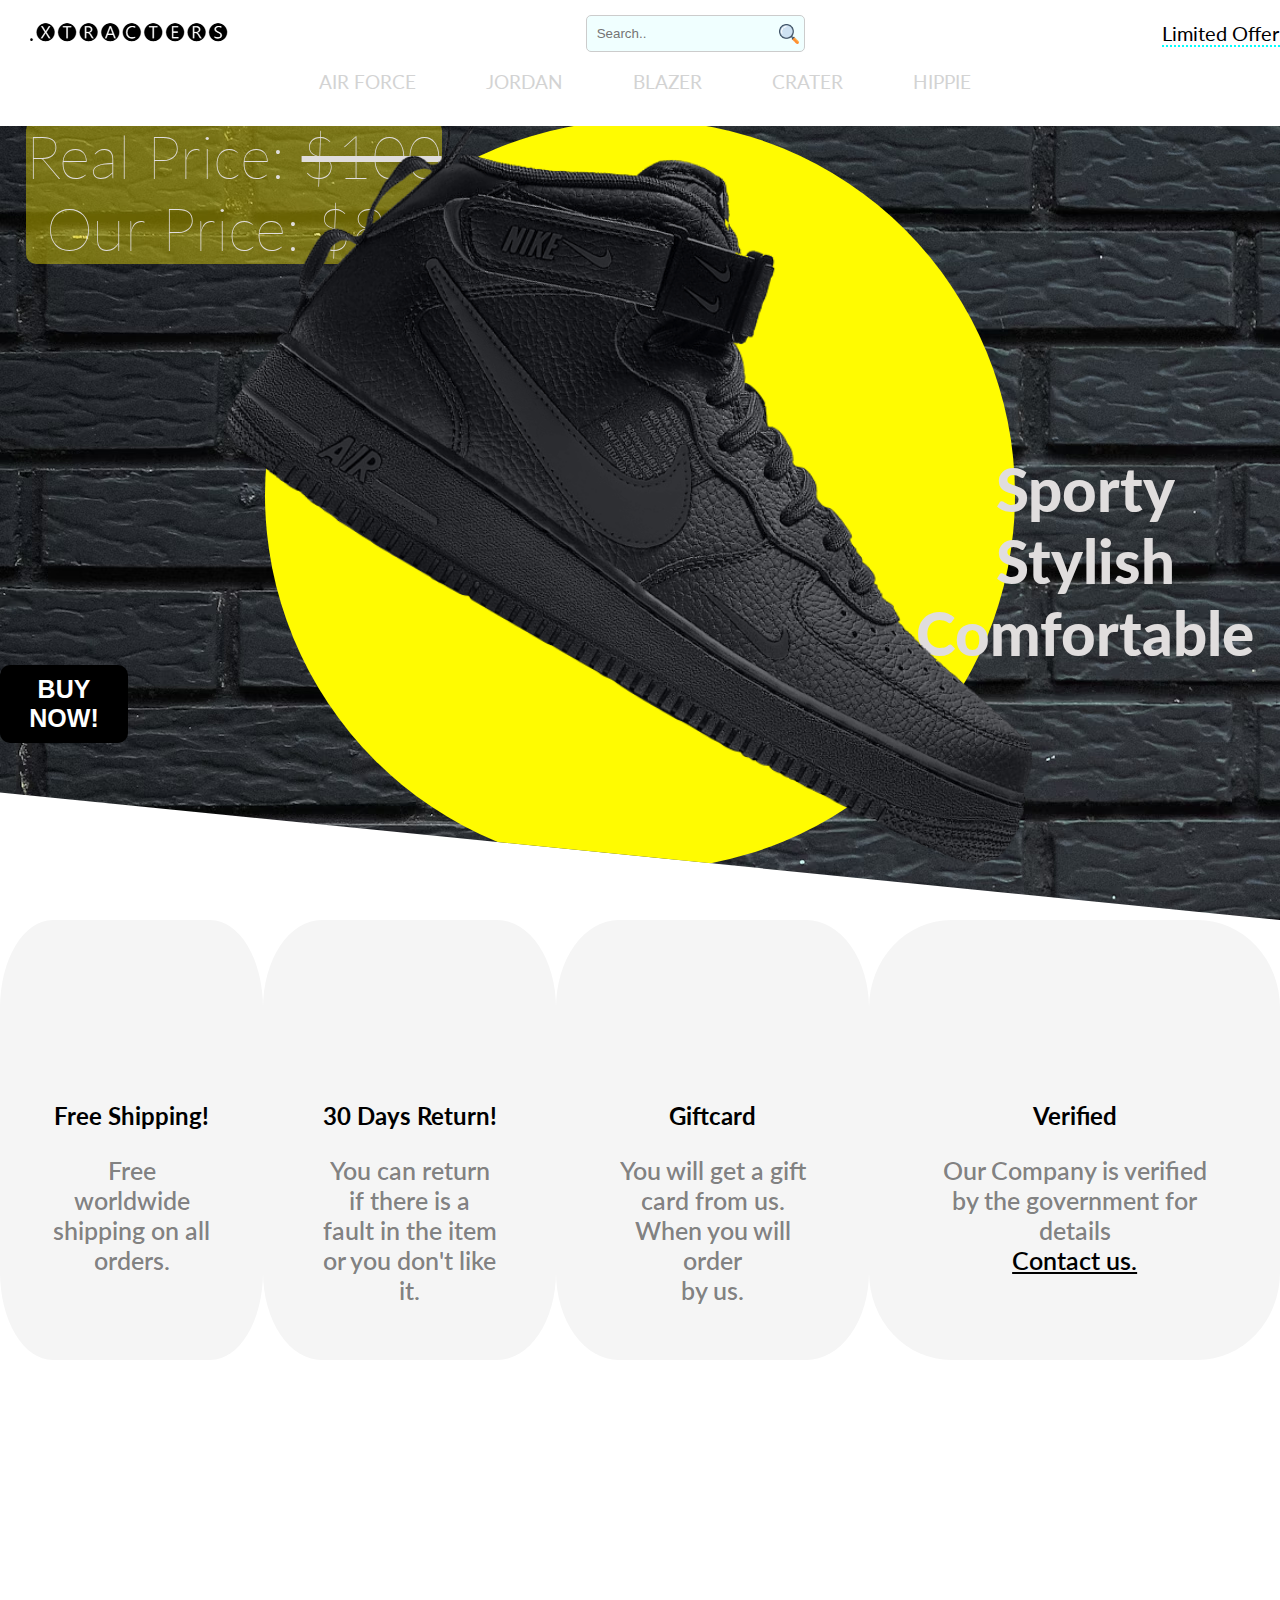
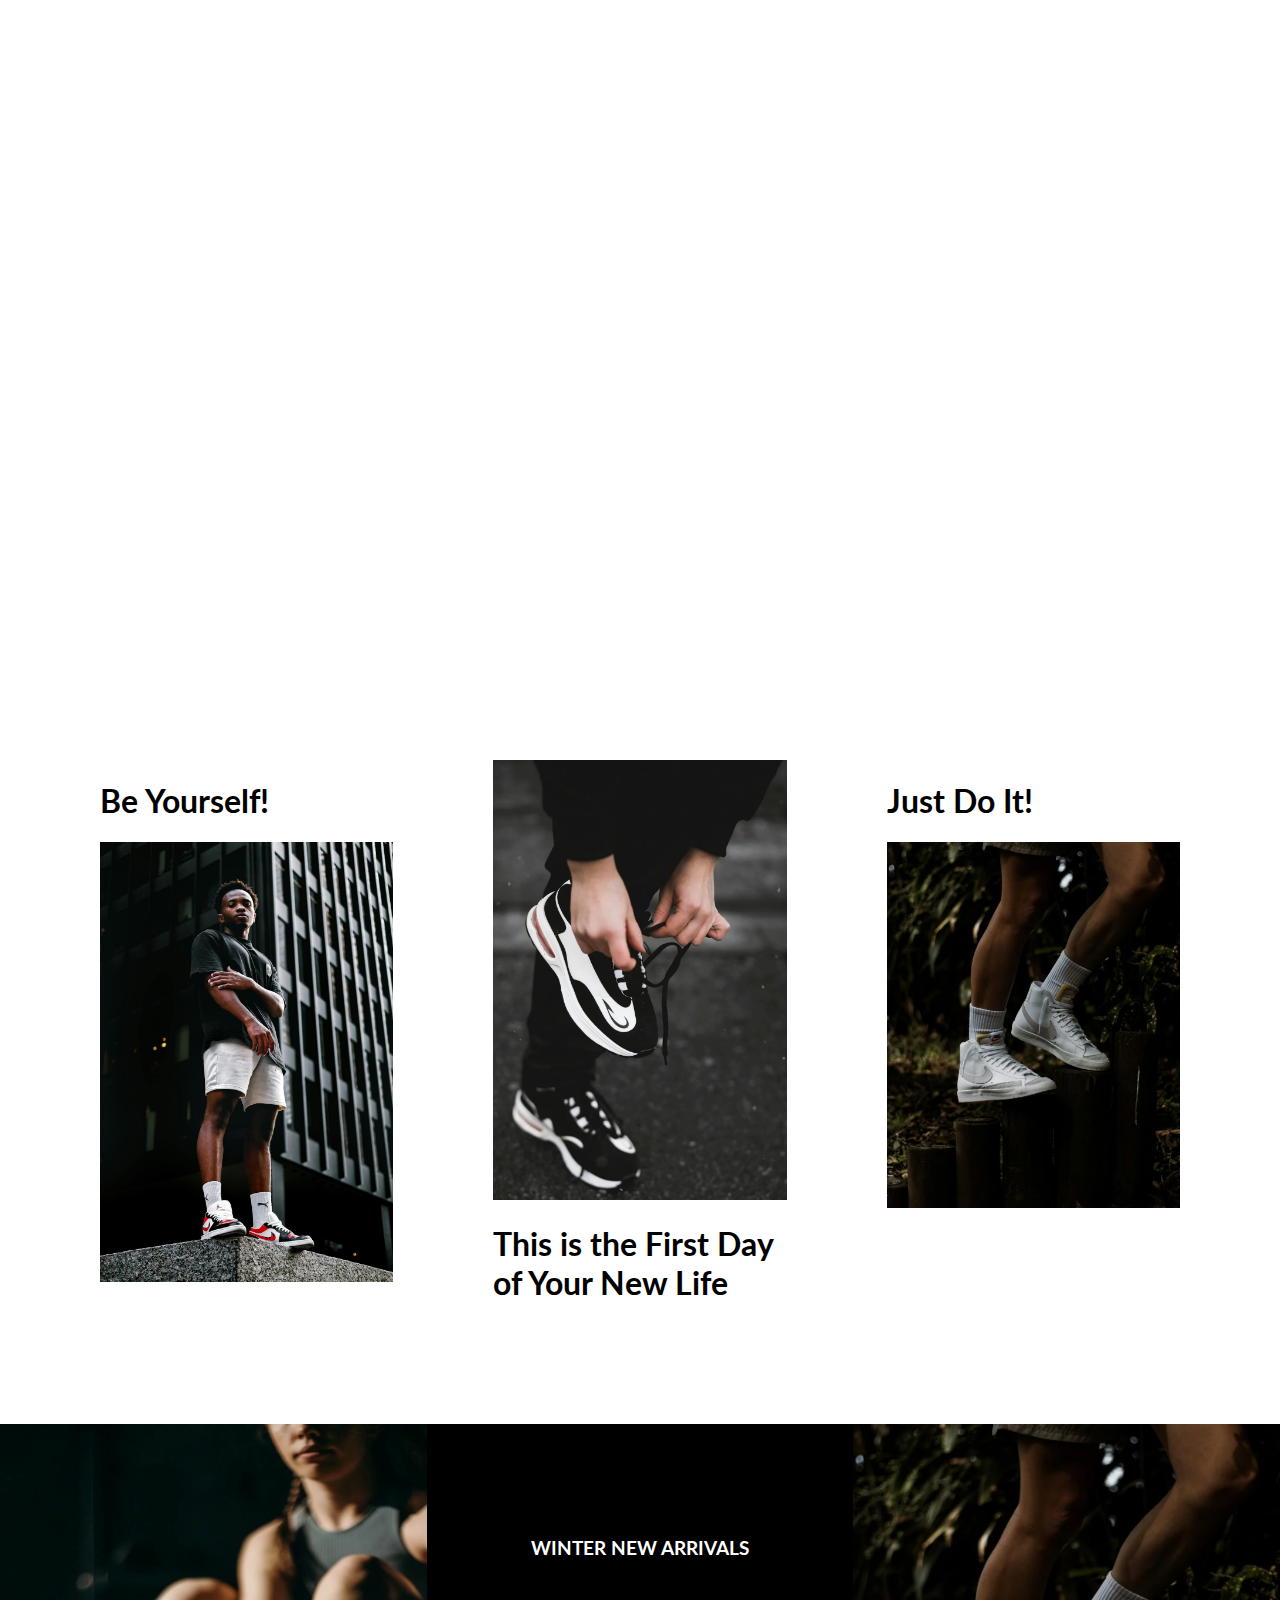
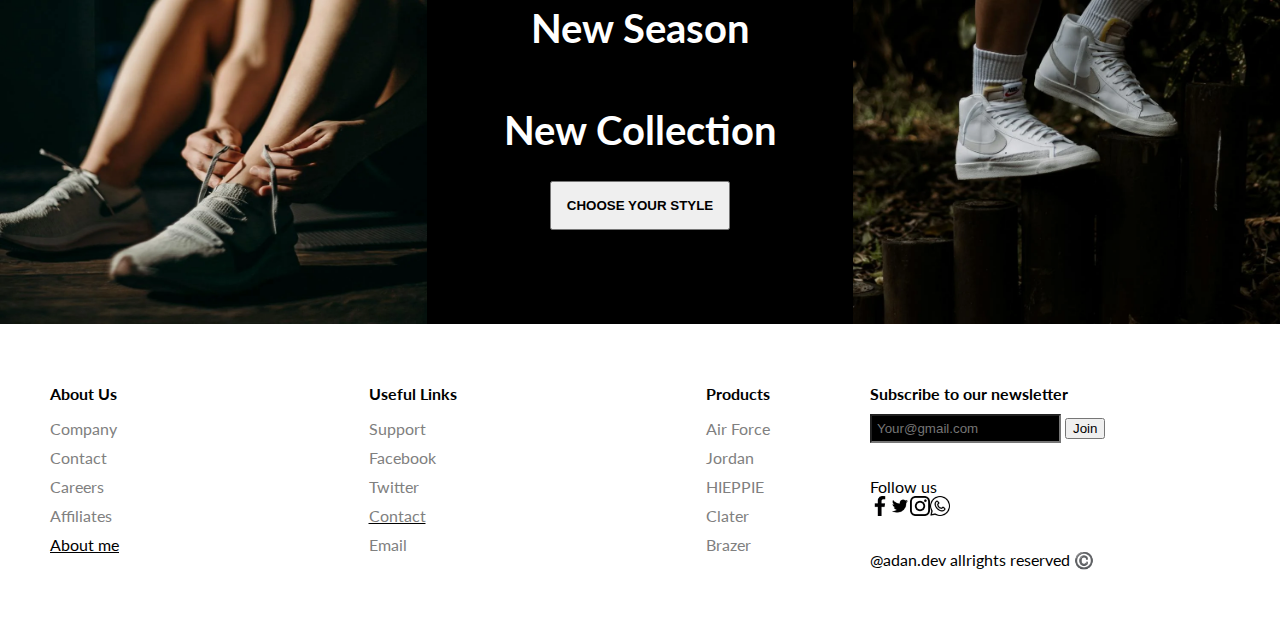
<file: index.html>
<!DOCTYPE html>
<html lang="en">
<head>
    <meta charset="UTF-8">
    <meta name="viewport" content="width=device-width, initial-scale=1.0">
    <title>Shoe Store</title>
   <link rel="web icon" type="image/png" href="1.jpg">
    <link rel="stylesheet" href="style.css">
    <link href="https://fonts.googleapis.com/css2?family=Lato&display=swap" rel="stylesheet">


</head>
<body>
    <nav>
        <div class="navTop">
            <div class="navItem">
                <img src="xtracters.png.png" alt="Logo Not Loaded">
            </div>
            <div class="navItem">
                <div class="search">
                    <input type="text" placeholder="Search.." class="searchInput">
                    <img src="Search_Icon.png" alt="search" width="20px" height="20px">
                </div>
            </div>
            <span class="limitedOffer">Limited Offer!</span>
            <!-- Burger Menu Icon -->
            <div class="hamburger"><br>menu</div>
        </div>
    
        <!-- The Bottom Navigation (Hidden in Mobile) -->
        <div class="navBottom">
            <h3 class="menuItem">AIR FORCE</h3>
            <h3 class="menuItem">JORDAN</h3>
            <h3 class="menuItem">BLAZER</h3>
            <h3 class="menuItem">CRATER</h3>
            <h3 class="menuItem">HIPPIE</h3>
        </div>
    </nav>
    
    <div class="slider">
        <div class="sliderWrapper">
            <div class="sliderItem active">
                <img src="Nike_image.png" alt="Nike" class="sliderImg">
                <div class="sideBg"></div>
                <div class="SliderTitle">Sporty <br> Stylish <br> Comfortable</div>
                <h2 class='sliderPrice'>Real Price: <s>$100</s><br>Our Price: $85</h2>
                <button class="buybutton productbutton">BUY NOW!</button>
            </div>
            <div class="sliderItem">
                <img src="jordan_image.png" alt="Jordan" class="sliderImg">
                <div class="sideBg"></div>
                <div class="SliderTitle">Sporty <br> Stylish <br> Comfortable</div>
                <h2 class='sliderPrice'>Real Price: <s>$110</s><br>Our Price: $99</h2>
                <button class="buybutton productbutton">BUY NOW!</button>
            </div>
            <div class="sliderItem">
                <img src="blazer_image.png" alt="Blazer" class="sliderImg">
                <div class="sideBg"></div>
                <div class="SliderTitle">Sporty <br> Stylish <br> Comfortable</div>
                <h2 class='sliderPrice'>Real Price: <s>$100</s><br>Our Price: $85</h2>
                <button class="buybutton productbutton">BUY NOW!</button>
            </div>
            <div class="sliderItem">
                <img src="crater_image.png" alt="Crater" class="sliderImg">
                <div class="sideBg"></div>
                <div class="SliderTitle">Sporty <br> Stylish <br> Comfortable</div>
                <h2 class='sliderPrice'>Real Price: <s>$220</s><br>Our Price: $150</h2>
                <button class="buybutton productbutton">BUY NOW!</button>
            </div>
            <div class="sliderItem">
                <img src="hippie_image.png" alt="Hippie" class="sliderImg">
                <div class="sideBg"></div>
                <div class="SliderTitle">Sporty <br> Stylish <br> Comfortable</div>
                <h2 class='sliderPrice'>Real Price: <s>$120</s><br>Our Price: $90</h2>
                <button class="buybutton productbutton">BUY NOW!</button>
            </div>
        </div>
    </div>
    <div class="Advantages">
        <div class="free_shipping">
            <img src="truck.png" alt="free_shipping" class="Advantagee truck">
            <h2 style="text-align: center;" class="h21">Free Shipping!</h2>
            <p class="para">Free worldwide <br>shipping on all <br>orders.</p>
        </div>
    
        <div class="Days_return30">
            <img src="30Days_return.png" alt="30 Days Return" class="Advantagee Return">
            <h2 style="text-align: center;" class="h21">30 Days Return!</h2>
            <p class="para">You can return <br> if there is a <br> fault in the item<br>or you don't like it. </p>
        </div>
         
        <div class="Giftcard">
            <img src="giftcard.png" alt="Giftcard" class="Advantagee gift"> 
            <h2 style="text-align: center;" class="h21">Giftcard</h2>
            <p class="para">You will get a gift <br>card from us. <br>When you will order <br> by us. </p>
        </div> 
    
        <div class="Verified_Seller">
            <img src="contactus.png" alt="Contact Us" class="Advantagee verifiedseller"> 
            <h2 style="text-align: center;" class="h21">Verified</h2> 
            <p class="para">Our Company is verified <br>by the government for details <br><a href="#bottom"> Contact us.</a></p>
        </div>
    </div> 
    

     <div class="selling">
        <img src="Nike_image.png" alt="AIR FORCE" class="selling_shoe_img">
        
            <div class="About_Product">
                <h2 class="Title">Air Force A3</h2>
                <h2 class = 'product_price'>Real Price: <s>$100</s><br>Our price: 85$</h2>
                <h3 class="product_description"> The Nike Sneaker are made with out most care and love for you<br> with there astonishing desighn we want to spread the best quality <br>sneakers to the people also by lowering the price of real ones</h3>
            
                    <div class="colors" >
                        <div class="color"></div> 
                    <div class="color"></div>
                </div>
            
                <div class="sizes">
                <div class="size">42</div>
                <div class="size">43</div>
                <div class="size">44</div>
            </div>
                <button class="productbutton">BUY, NOW!</button>
            </div>
            <div class="payment">
                <h1 class="payTitle">Personal Information</h1>
                <label>Name & Surname</label>
                <input type="text" placeholder="John Doe" class="payInput">
                <label><br>Phone Number</label>
                <input type="text" placeholder="+123456789101" class="payInput">
                <label><br>Address</label>
                <input type="text" placeholder="72A Ahmed,Housing Colony,Multan Chungi ,Lahore" class="payInput">
                <h1 class="payTitle">Personal Information</h1> 
                <div class="cardIcons">
                    <img src="visa.png" alt="visa" class="cards">
                    <img src="master.png" alt="visa" class="cards">
                </div>
                <input type="password" class="payInput" placeholder="Card Numbers">
                <div class="cardinfo">
                    <input type="text" placeholder="mm" class="payInput sm">
                    <input type="text" placeholder="yyyy" class="payInput sm">
                    <input type="text" placeholder="cvv" class="payInput sm">
                </div>
                <button class="payButton">Cheakout!</button>
                <span class="close">X</span>
            </div>
            </div> 
            <div class="product">
                <div class="details">
                    <h2 class="Brand_Name"><strong>Our Products</strong></h2>
                </div> 
                <div class="definition-lists">
                    <dl>
                        <dt>Easy & Comfortable</dt>
                        <dd>It comes with the Air trex sole which is very comfortable</dd>
                        
                        <dt>Sweat Resistent</dt>
                        <dd>We make our shoes this way that the air flow is that good that the Sweat come near to nothing.</dd>
                        
                        <dt>Cool design</dt>
                        <dd>It is sdesigned by leanardo de vinci and it will make your personality and make you feel groomed.</dd>
                    </dl>
                   
                </div>
                <div class="Shoesimages">
                <img src="Nike_image.png" alt="AIR FORCE" class="img_shoes">
                <img src="jordan_image.png" alt="AIR FORCE" class="img_shoes">
                <img src="crater_image2.png" alt="AIR FORCE" class="img_shoes">
                <img src="blazer_image.png" alt="AIR FORCE" class="img_shoes">
                <img src="hippie_image.png" alt="AIR FORCE" class="img_shoes">
            </div>
            <div class="Shoesimages">
                <img src="jordan_image2.png" alt="AIR FORCE" class="img_shoes">
                <img src="crater_image.png" alt="AIR FORCE" class="img_shoes">
                <img src="blazer_image2.png" alt="AIR FORCE" class="img_shoes">
                <img src="hippie_image2.png" alt="AIR FORCE" class="img_shoes">
            </div>
           
             
            </div>
             <div class="gallery">
                <div class="galleryItem">
                    <h1 class="galleryTitle">Be Yourself!</h1>
                    <img src="Be_Yourself!.jpeg" alt="Be_Yourself!" class="galleryImg">
                </div>
                    <div class="galleryItem">
                        <img src="Day_Of_My_New_life.png" alt="this is the first day of my new life" class="galleryImg">
                        <h1 class="galleryTitle">This is the First Day of Your New Life</h1>
                    </div>
                    <div class="galleryItem">
                        <h1 class="galleryTitle">Just Do It!</h1>
                        <img src="just_do_it..webp" alt="just_do_it" class="galleryImg">
                    </div>
                
            </div>
            <div class="newSeason">
                <div class="nsItem">
                    <img src="tasmabandhtahowa.webp" alt="Tasma bandh karna" class="nsImg">
                </div>
                <div class="nsItem">
                        <h3 class="nsTitleSm">WINTER NEW ARRIVALS</h3>
                        <h1 class="nsTitle">New Season</h1>
                        <h1 class="nsTitle">New Collection</h1>
                        <a href="#nav">
                            <button class="nsButton">CHOOSE YOUR STYLE</button>
                        </a>
                        </div>
                        <div class="nsItem">
                             <img src="just_do_it..webp" alt="Tasma bandh karna" class="nsImg">
                            </div>
                       
                    </div>
                </div>
            <footer>
                <div class="footerLeft">
                    <div class="footerMenu">
                            <h1 class="fMenuTitle">About Us</h1>
                            <ul class="fList">
                                <li class="fListItem">Company</li>
                                <li class="fListItem">Contact</li>
                                <li class="fListItem">Careers</li>
                                <li class="fListItem">Affiliates</li>
                                <li class="fListItem"><a href="Assignment.html">About me</a></li>
                            </ul>
                        </div>
                        <div class="footerMenu">
                            <h1 class="fMenuTitle">Useful Links</h1>
                            <ul class="fList">
                                <li class="fListItem">Support</li>
                                <li class="fListItem">Facebook</li>
                                <li class="fListItem">Twitter</li>
                               <a href="contactus.html" target="_blank"> <li class="fListItem">Contact</li> </a>
                                <li class="fListItem">Email</li>
                            </ul>
                        </div>
                        <div class="footerMenu">
                            <h1 class="fMenuTitle">Products</h1>
                            <ul class="fList">
                                <li class="fListItem">Air Force</li>
                                <li class="fListItem">Jordan</li>
                                <li class="fListItem">HIEPPIE</li>
                                <li class="fListItem">Clater</li>
                                <li class="fListItem">Brazer</li>
                            </ul>
                        </div>
                    </div>
                <div class="footerRight">
                    <div class="footerRightMenu">
                        <h1 class="fMenuTitle">Subscribe to our newsletter</h1>
                         <div class="mail">
                            <input type="text" id ="bottom" placeholder="Your@gmail.com" class="fInput">
                            <button class="fButton">Join</button>
    
                         </div>

                         </div>

                    
                   <div class="footerRightMenu">
                    <div class="fMenuTitle">Follow us</div>
                    <div class="fIcons">
                    <img src="facebook.png" alt="Facebook img" class="fIcon">
                    <img src="twitter.png" alt="twitter image" class="fIcon">
                    <img src="instagram.png" alt="instagram img" class="fIcon">
                    <img src="whatsapp.png" alt="whatsapp img" class="fIcon">
                   </div>
                </div>
                <div class="footerRightMenu">
                    <span class="copyribht">@adan.dev allrights reserved ©️</span>
                </div>
            </div>

            </footer> 

            <script src="app.js"></script>
        
</body>
</html>
</file>
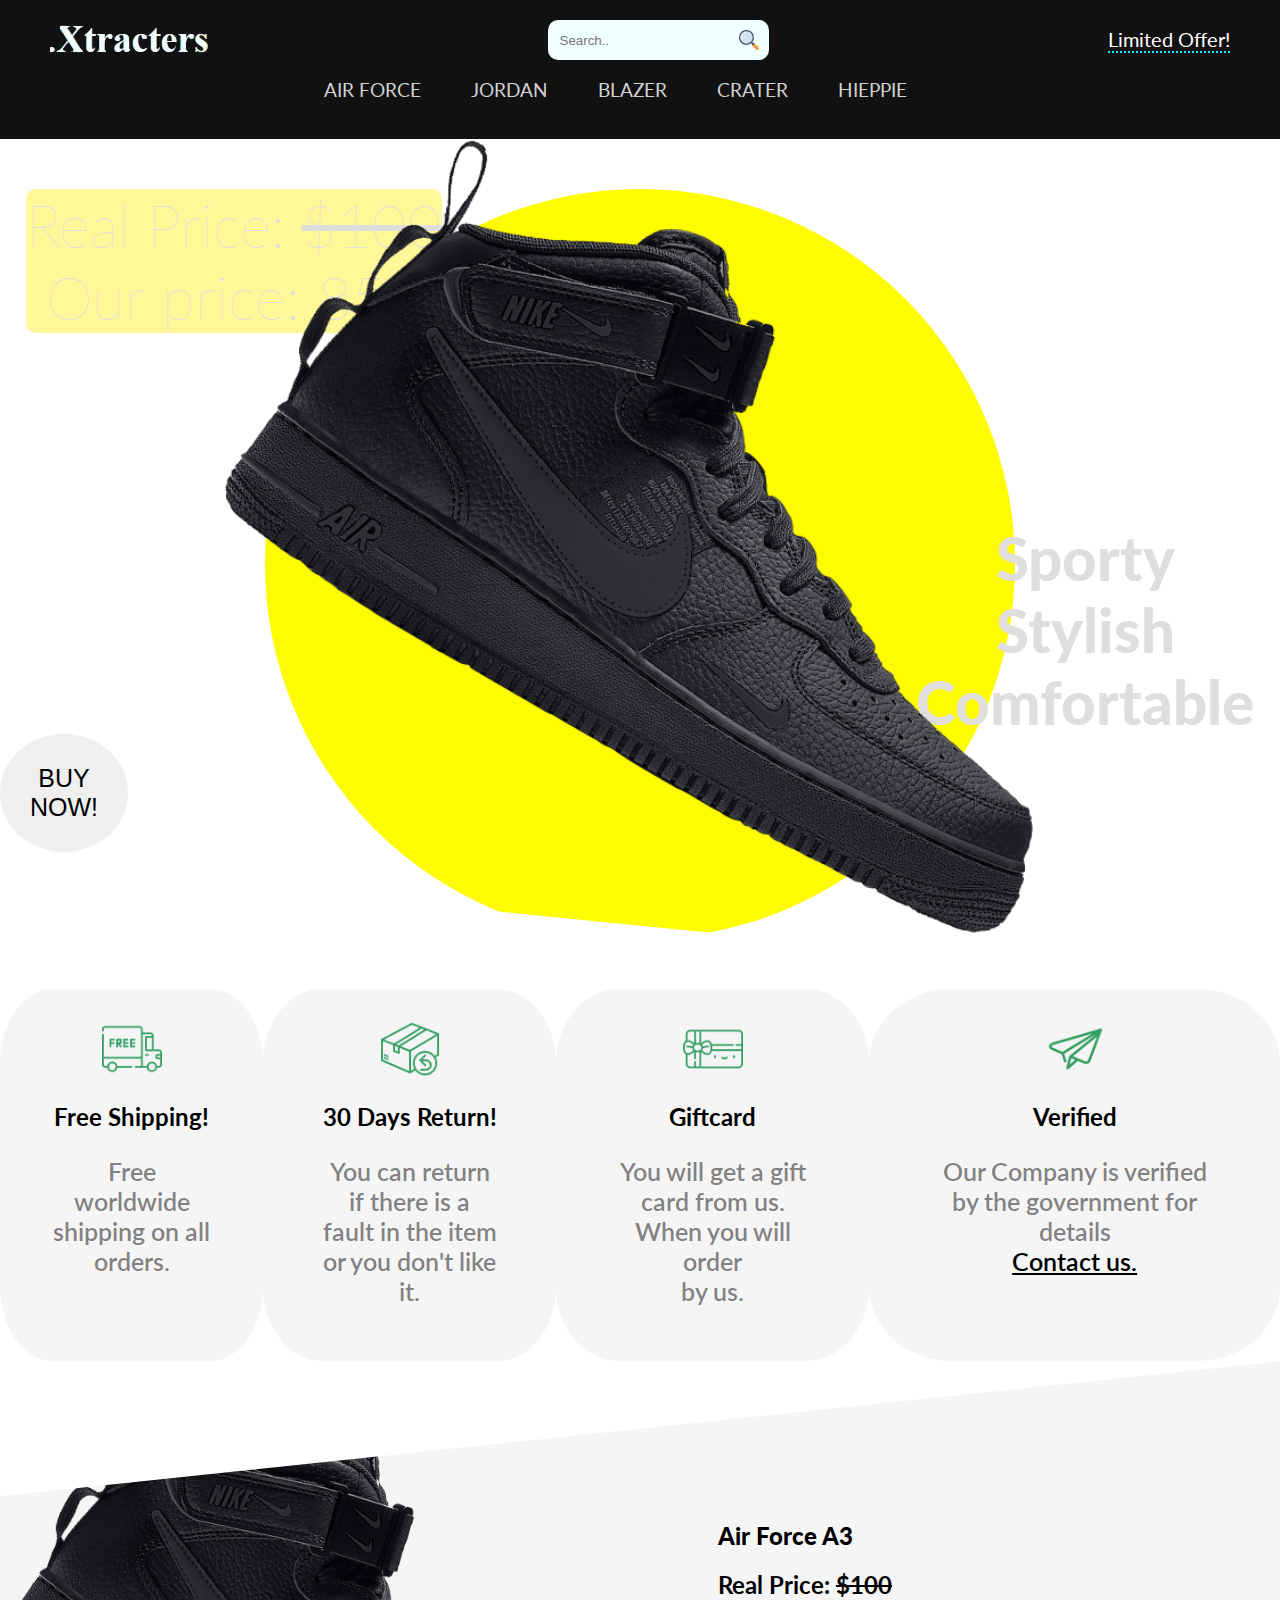
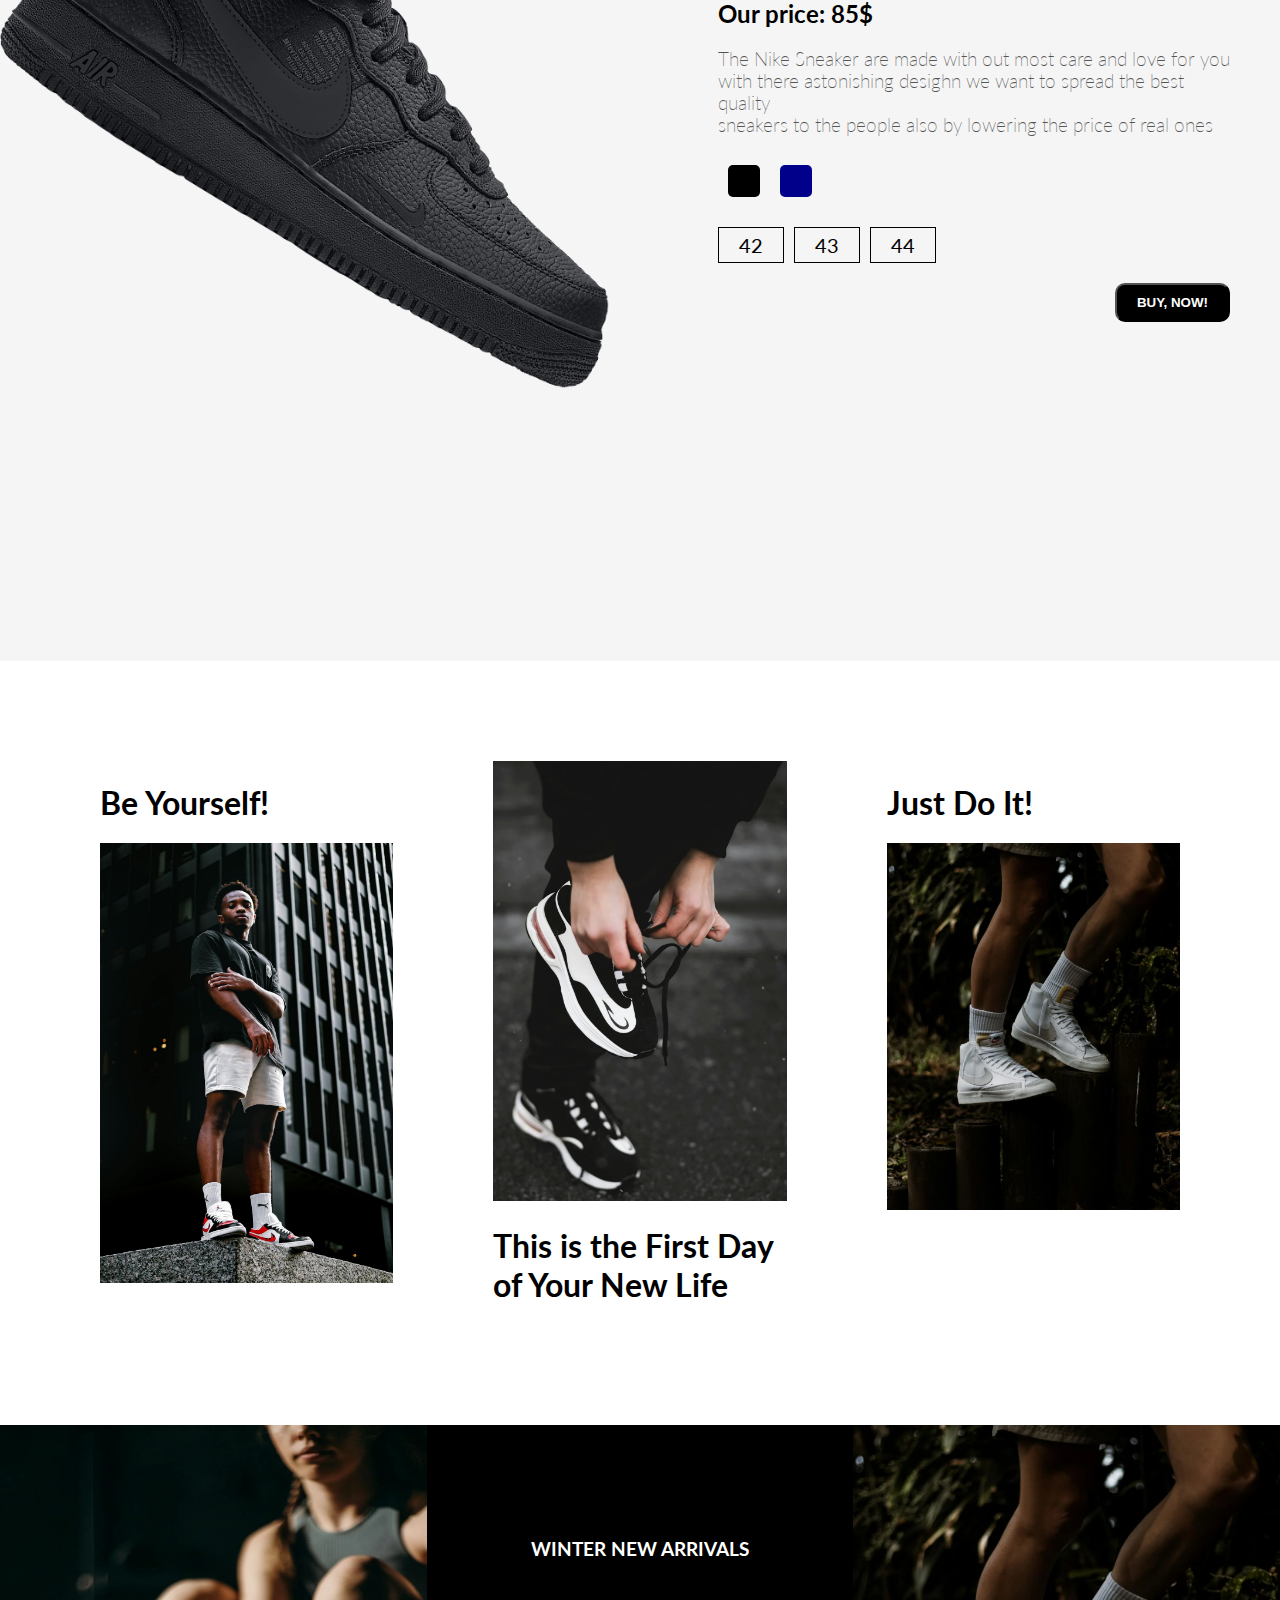
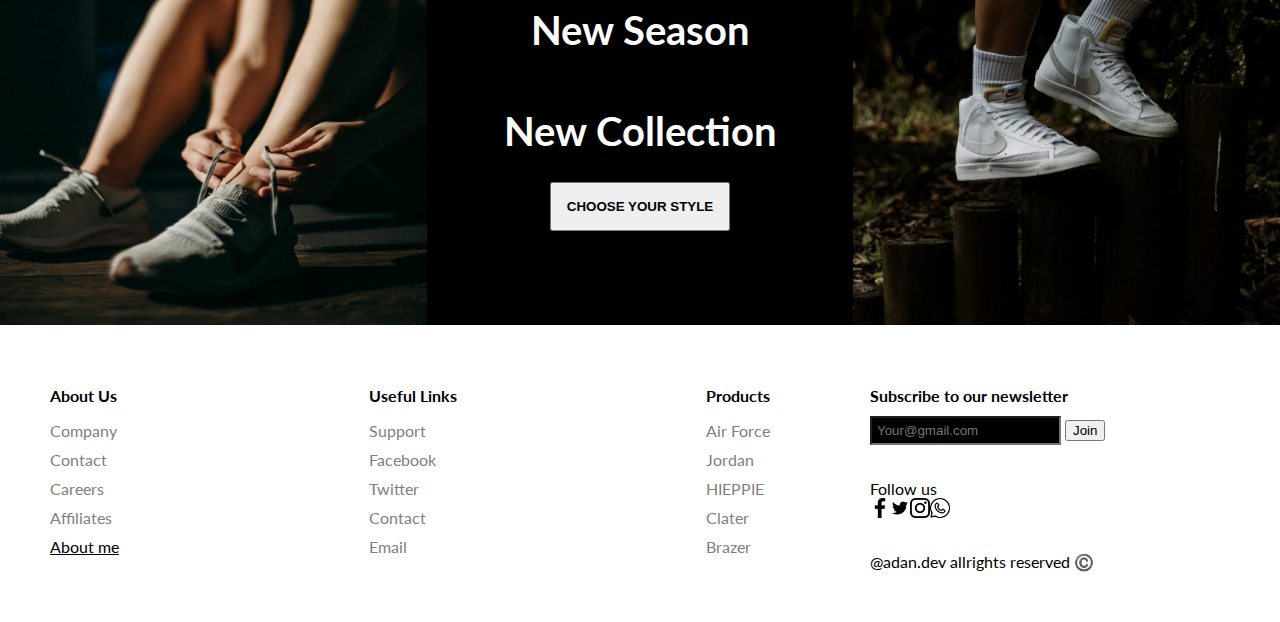
<file: Xtracters/index.html>
<!DOCTYPE html>
<html lang="en">
<head>
    <meta charset="UTF-8">
    <meta name="viewport" content="width=device-width, initial-scale=1.0">
    <title>Document</title>
    <link rel="stylesheet" href="style.css">
    <link href="https://fonts.googleapis.com/css2?family=Lato&display=swap" rel="stylesheet">
    

</head>
<body>
    <nav>
        <div class="navTop">
            <div class="navItem">
                <img src="Xtracters.png" alt="content not loaded">
            </div>
            <div class="navItem">
                <div class="search">
                    <input type="text" placeholder="Search.." class="searchInput">
                    <img src="Search_Icon.png" alt="search" width="20px"height="20px">
             </div>
            </div>
            <span class="limitedOffer">Limited Offer!</span>
        </div>
        <div class="navBottom">
            <h3 class="menuItem">AIR FORCE</h3>
            <h3 class="menuItem">JORDAN</h3>
            <h3 class="menuItem">BLAZER</h3>
            <h3 class="menuItem">CRATER</h3>
            <h3 class="menuItem">HIEPPIE</h3>
        </div>
    </nav>
    <div class="slider">
        <div class="sliderWrapper">
            <div class="sliderItem">
                <img src="Nike_image.png" alt="Addidas Image" class="sliderImg">
                <div class="sideBg"></div>
                <div class="SliderTitle">Sporty <br> Stylish <br> Comfortable</div>
                <h2 class = 'sliderPrice'>Real Price: <s>$100</s><br>Our price: 85$</h2>
                <button class="buybutton">BUY NOW!</button>

            </div>
            <div class="sliderItem">

                <img src="jordan_image.png" alt="Addidas Image" class="sliderImg">
                <div class="sideBg"></div>
                <div class="SliderTitle">Sporty <br> Stylish <br> Comfortable</div>
                <h2 class = 'sliderPrice'>Real Price: <s>$110</s><br>Our Price: 99$</h2>
                <button class="buybutton">BUY NOW!</button>

            </div>
        
            <div class="sliderItem">
                <img src="blazer_image.png" alt="Addidas Image" class="sliderImg">
                <div class="sideBg"></div>
                <div class="SliderTitle">Sporty <br> Stylish <br> Comfortable</div>
                <h2 class = 'sliderPrice'>Real Price: <s>$100</s><br>Our Price: 85$</h2>
                <button class="buybutton">BUY NOW!</button>

            </div>
            <div class="sliderItem">
                <img src="crater_image.png" alt="Addidas Image" class="sliderImg">
                <div class="sideBg"></div>
                <div class="SliderTitle">Sporty <br> Stylish <br> Comfortable</div>
                <h2 class = 'sliderPrice'>Real Price: <s>$220</s><br>Our Price: 150$</h2>
                <button class="buybutton">BUY NOW!</button>

            </div>
            <div class="sliderItem">
                <img src="hippie_image.png" alt="Addidas Image" class="sliderImg">
                <div class="sideBg"></div>
                <div class="SliderTitle">Sporty <br> Stylish <br> Comfortable</div>
                <h2 class = 'sliderPrice'>Real Price: <s>$120</s><br>OurPrice: 90$</h2>
                <button class="buybutton">BUY NOW!</button>

            </div>

        </div>
    </div>
     <div class="Advantages">
        <div class="free_shipping">
            <img src="truck.png" alt="free_shipping" class="truck" id="Advantage">
            <h2 style="text-align: center;" class="h21">Free Shipping!</h2>
            <p class="para">Free worldwide <br>shipping on all <br>orders.</p>
        </div>
        <div class="Days_return30">
        <img src="30Days_return.png" alt="30 Days Return" class="Return" id="Advantage">
        <h2 style="text-align: center;" class="h21">30 Days Return!</h2>
        <p class="para">You can return <br> if there is a <br> fault in the item<br>or you don't like it. </p>
    </div>
         
        <div class="Giftcard">
        <img src="giftcard.png" alt="Giftcard" class="gift" id="Advantage"> 
        <h2 style="text-align: center;" class="h21">Giftcard</h2>
        <p class="para">You will get a gift <br>card from us. <br>When you will order <br> by us. </p>
    </div> 
        <div class="Verified_Seller">
            <img src="contactus.png" alt="Contact Us" class="verifiedseller" id="Advantage"> 
            <h2 style="text-align: center;" class="h21">Verified</h2> 
            <p class="para">Our Company is verified <br>by the government for details <br><a href="#bottom"> Contact us.</a></p>
        </div>
    </div> 
       

     <div class="selling">
        <img src="Nike_image.png" alt="AIR FORCE" class="selling_shoe_img">
        
            <div class="About_Product">
                <h2 class="Title">Air Force A3</h2>
                <h2 class = 'product_price'>Real Price: <s>$100</s><br>Our price: 85$</h2>
                <h3 class="product_description"> The Nike Sneaker are made with out most care and love for you<br> with there astonishing desighn we want to spread the best quality <br>sneakers to the people also by lowering the price of real ones</h3>
            
                    <div class="colors" >
                        <div class="color"></div> 
                    <div class="color"></div>
                </div>
            
                <div class="sizes">
                <div class="size">42</div>
                <div class="size">43</div>
                <div class="size">44</div>
            </div>
                <button class="productbutton">BUY, NOW!</button>
            </div>
            <div class="payment">
                <h1 class="payTitle">Personal Information</h1>
                <label>Name & Surname</label>
                <input type="text" placeholder="John Doe" class="payInput">
                <label><br>Phone Number</label>
                <input type="text" placeholder="+123456789101" class="payInput">
                <label><br>Address</label>
                <input type="text" placeholder="72A Ahmed,Housing Colony,Multan Chungi ,Lahore" class="payInput">
                <h1 class="payTitle">Personal Information</h1> 
                <div class="cardIcons">
                    <img src="visa.png" alt="visa" class="cards">
                    <img src="master.png" alt="visa" class="cards">
                </div>
                <input type="password" class="payInput" placeholder="Card Numbers">
                <div class="cardinfo">
                    <input type="text" placeholder="mm" class="payInput sm">
                    <input type="text" placeholder="yyyy" class="payInput sm">
                    <input type="text" placeholder="cvv" class="payInput sm">
                </div>
                <button class="payButton">Cheakout!</button>
                <span class="close">X</span>
            </div>
            </div> 
            <div class="product">
                <div class="details">
                    <h2 class="Brand_Name"><strong>Our Products</strong></h2>
                </div> 
                <div class="definition-lists">
                    <dl>
                        <dt>Easy & Comfortable</dt>
                        <dd>It comes with the Air trex sole which is very comfortable</dd>
                        
                        <dt>Sweat Resistent</dt>
                        <dd>We make our shoes this way that the air flow is that good that the Sweat come near to nothing.</dd>
                        
                        <dt>Cool design</dt>
                        <dd>It is sdesigned by leanardo de vinci and it will make your personality and make you feel groomed.</dd>
                    </dl>
                   
                </div>
                <div class="Shoesimages">
                <img src="Nike_image.png" alt="AIR FORCE" class="img_shoes">
                <img src="jordan_image.png" alt="AIR FORCE" class="img_shoes">
                <img src="crater_image2.png" alt="AIR FORCE" class="img_shoes">
                <img src="blazer_image.png" alt="AIR FORCE" class="img_shoes">
                <img src="hippie_image.png" alt="AIR FORCE" class="img_shoes">
            </div>
            <div class="Shoesimages">
                <img src="jordan_image2.png" alt="AIR FORCE" class="img_shoes">
                <img src="crater_image.png" alt="AIR FORCE" class="img_shoes">
                <img src="blazer_image2.png" alt="AIR FORCE" class="img_shoes">
                <img src="hippie_image2.png" alt="AIR FORCE" class="img_shoes">
            </div>
           
             
            </div>
             <div class="gallery">
                <div class="galleryItem">
                    <h1 class="galleryTitle">Be Yourself!</h1>
                    <img src="Be_Yourself!.jpeg" alt="Be_Yourself!" class="galleryImg">
                </div>
                    <div class="galleryItem">
                        <img src="Day_Of_My_New_life.png" alt="this is the first day of my new life" class="galleryImg">
                        <h1 class="galleryTitle">This is the First Day of Your New Life</h1>
                    </div>
                    <div class="galleryItem">
                        <h1 class="galleryTitle">Just Do It!</h1>
                        <img src="just_do_it..webp" alt="just_do_it" class="galleryImg">
                    </div>
                
            </div>
            <div class="newSeason">
                <div class="nsItem">
                    <img src="tasmabandhtahowa.webp" alt="Tasma bandh karna" class="nsImg">
                </div>
                <div class="nsItem">
                        <h3 class="nsTitleSm">WINTER NEW ARRIVALS</h3>
                        <h1 class="nsTitle">New Season</h1>
                        <h1 class="nsTitle">New Collection</h1>
                        <a href="#nav">
                            <button class="nsButton">CHOOSE YOUR STYLE</button>
                        </a>
                        </div>
                        <div class="nsItem">
                             <img src="just_do_it..webp" alt="Tasma bandh karna" class="nsImg">
                            </div>
                       
                    </div>
                </div>
            <footer>
                <div class="footerLeft">
                    <div class="footerMenu">
                            <h1 class="fMenuTitle">About Us</h1>
                            <ul class="fList">
                                <li class="fListItem">Company</li>
                                <li class="fListItem">Contact</li>
                                <li class="fListItem">Careers</li>
                                <li class="fListItem">Affiliates</li>
                                <li class="fListItem"><a href="Assignment.html">About me</a></li>
                            </ul>
                        </div>
                        <div class="footerMenu">
                            <h1 class="fMenuTitle">Useful Links</h1>
                            <ul class="fList">
                                <li class="fListItem">Support</li>
                                <li class="fListItem">Facebook</li>
                                <li class="fListItem">Twitter</li>
                                <li class="fListItem">Contact</li>
                                <li class="fListItem">Email</li>
                            </ul>
                        </div>
                        <div class="footerMenu">
                            <h1 class="fMenuTitle">Products</h1>
                            <ul class="fList">
                                <li class="fListItem">Air Force</li>
                                <li class="fListItem">Jordan</li>
                                <li class="fListItem">HIEPPIE</li>
                                <li class="fListItem">Clater</li>
                                <li class="fListItem">Brazer</li>
                            </ul>
                        </div>
                    </div>
                <div class="footerRight">
                    <div class="footerRightMenu">
                        <h1 class="fMenuTitle">Subscribe to our newsletter</h1>
                         <div class="mail">
                            <input type="text" id ="bottom" placeholder="Your@gmail.com" class="fInput">
                            <button class="fButton">Join</button>
    
                         </div>

                         </div>

                    
                   <div class="footerRightMenu">
                    <div class="fMenuTitle">Follow us</div>
                    <div class="fIcons">
                    <img src="facebook.png" alt="Facebook img" class="fIcon">
                    <img src="twitter.png" alt="twitter image" class="fIcon">
                    <img src="instagram.png" alt="instagram img" class="fIcon">
                    <img src="whatsapp.png" alt="whatsapp img" class="fIcon">
                   </div>
                </div>
                <div class="footerRightMenu">
                    <span class="copyribht">@adan.dev allrights reserved ©️</span>
                </div>
            </div>

            </footer> 

    <script src="app.js">
      
    </script>
</body>
</html>
</file>
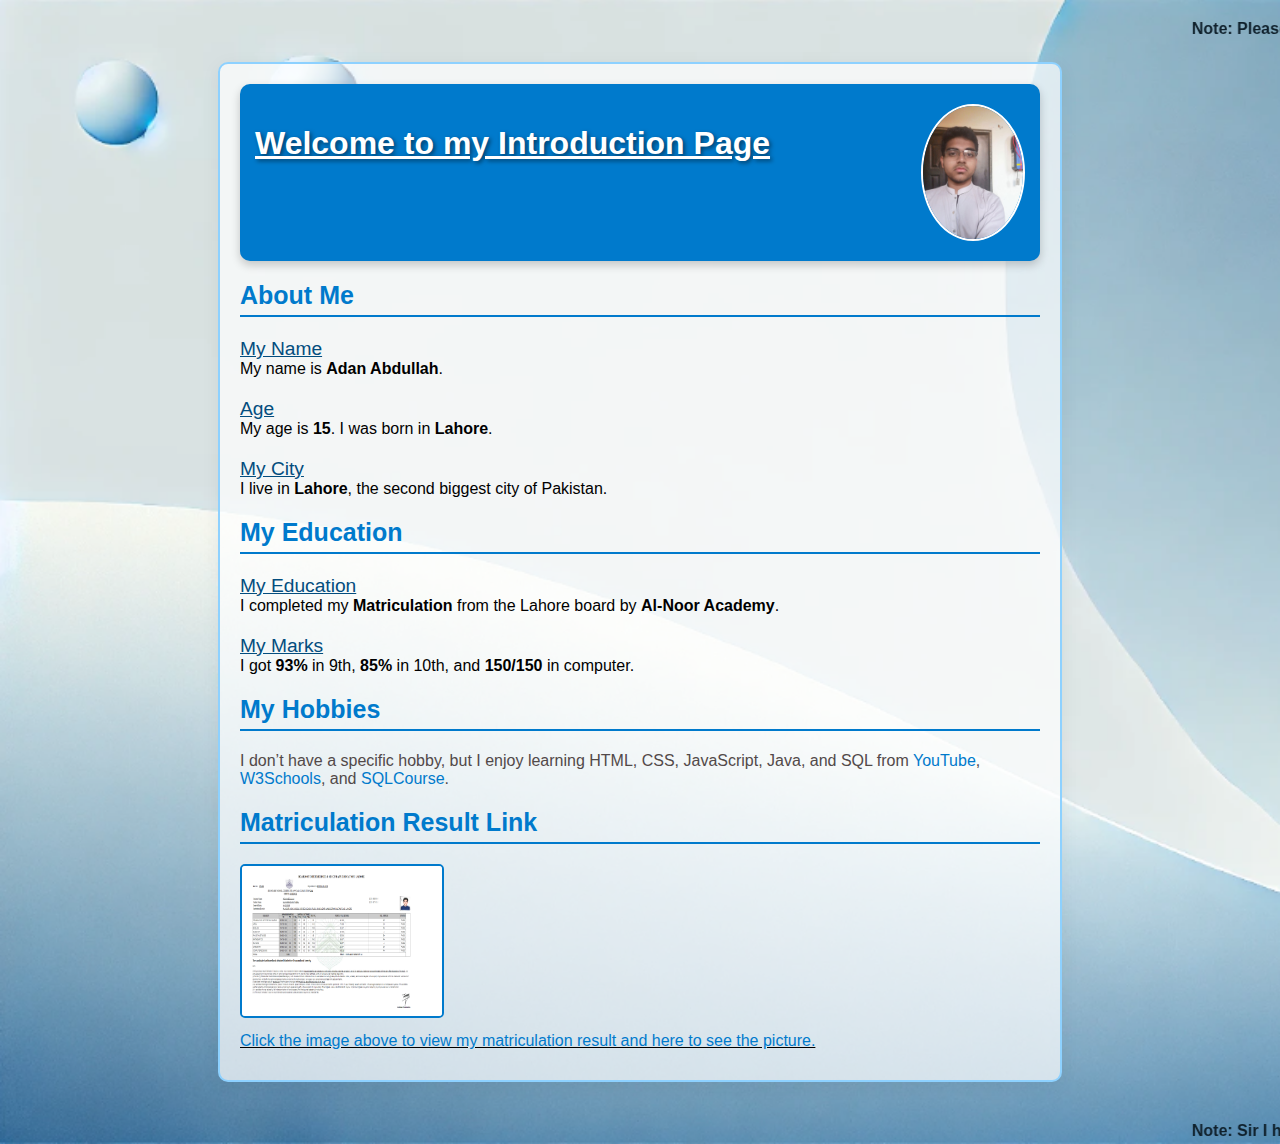
<file: Assignment.html>
<!DOCTYPE html>
<html lang="en">
<head>
    <meta charset="UTF-8">
    <meta name="viewport" content="width=device-width, initial-scale=1.0">
    <title>My Introduction</title>
    <style>
        /* Your existing CSS styles */
        body {
            font-family: Arial, Helvetica, sans-serif;
            margin: 0;
            padding: 0;
            background-image: url('3.png'); 
            background-size: cover;
            background-repeat: no-repeat;
        }
        
        .container {
            max-width: 800px;
            margin: 20px auto;
            padding: 20px;
            border: 2px solid #8dd1ff;
            border-radius: 10px;
            background-color: rgba(255, 255, 255, 0.7); 
            box-shadow: 0 4px 20px rgba(0, 0, 0, 0.05); 
        }

        .header {
            display: flex;
            justify-content: space-between;
            background-color: #007acc;
            padding: 20px 15px;
            border-radius: 10px;
            box-shadow: 0 4px 10px rgba(0, 0, 0, 0.2);
        }

        .profile-image {
            width: 100px;
            height: auto;
            border-radius: 50%;
            border: 2px solid #ffffff; 
        }

        h1 {
            color: #ffffff;
            font-size: xx-large;
            text-shadow: 2px 2px 4px rgba(0, 0, 0, 0.5); 
        }

        h2 {
            color: #007acc;
            font-size: 25px;
            margin-top: 20px;
            border-bottom: 2px solid #007acc; 
            padding-bottom: 5px;
        }

        p, ul {
            color: #524949;
            margin: 10px 0;
        }

        dt {
            font-size: larger;
            color: #034d7e;
            text-decoration: underline;
            /* text-decoration-color: #afdcfb; */
            margin-top: 10px;
        }

        dd {
            margin: 0 0 20px 0; 
        }

        a {
            color: #007acc;
            text-decoration: none; 
            transition: color 0.3s; 
        }

        a:hover {
            color: #005f8d; 
        }

        marquee {
            margin-top: 20px;
            color: #0f202b;
            font-weight: bold;
        }
    </style>
    <script>
        function colorChange() {
            const strongElements = document.querySelectorAll('strong');
            const bElements = document.querySelectorAll('b');
            
            
            const backgroundColors = ['#ffffcc', '#ccffcc', '#ffccff', '#ccffff', '#ffcccc']; 
            const textColors = ['#ff3333', '#3333ff', '#3300cc', '#ff9900', '#cc00cc']; 

        
            strongElements.forEach((el, index) => {
                el.style.backgroundColor = backgroundColors[index % backgroundColors.length];
                el.style.color = textColors[index % textColors.length];
                el.style.borderRadius = '5px';
            });

            
            bElements.forEach((el, index) => {
                el.style.backgroundColor = backgroundColors[(index + strongElements.length) % backgroundColors.length];
                el.style.color = textColors[(index + strongElements.length) % textColors.length];
                el.style.borderRadius = '5px'; 
            });
        }
        
    </script>
</head>
<body>
    <marquee scrollamount="15" style="color: #0f202b;">Note: Please click on<strong id="myName" onclick="colorChange()"> Adan Abdullah</strong></marquee>
    <div class="container">
        <div class="header">
            <h1><u>Welcome to my Introduction Page</u></h1>
            <img src="my image.jpg" alt="My Photo" class="profile-image">
        </div>
        
        <section>
            <h2>About Me</h2>
            <dl>
                <dt>My Name</dt>
                <dd>My name is <strong id="myName" onclick="colorChange()">Adan Abdullah</strong>.</dd>

                <dt>Age</dt>
                <dd>My age is <strong>15</strong>. I was born in <strong>Lahore</strong>.</dd>

                <dt>My City</dt>
                <dd>I live in <strong>Lahore</strong>, the second biggest city of Pakistan.</dd>
            </dl>
        </section>

        <section>
            <h2>My Education</h2>
            <dl>
                <dt>My Education</dt>
                <dd>I completed my <strong>Matriculation</strong> from the Lahore board by <strong>Al-Noor Academy</strong>.</dd>

                <dt>My Marks</dt>
                <dd>I got <strong>93%</strong> in 9th, <strong>85%</strong> in 10th, and <strong>150/150</strong> in computer.</dd>
            </dl>
        </section>

        <section>
            <h2>My Hobbies</h2>
            <p>I don’t have a specific hobby, but I enjoy learning HTML, CSS, JavaScript, Java, and SQL from 
            <a href="https://www.youtube.com/user/learncodeacademy" target="_blank">YouTube</a>, 
            <a href="https://www.w3schools.com" target="_blank">W3Schools</a>, and 
            <a href="https://www.sqlcourse.com" target="_blank">SQLCourse</a>.</p>
        </section>

        <section>
            <h2>Matriculation Result Link</h2>
            <a href="https://result.biselahore.com/ResultPart2.aspx" target="_blank">
                <img src="2.png" alt="My result photo" style="width: 200px; height: 150px; border: 2px solid #007acc; border-radius: 5px; transition: transform 0.3s;">
            </a>
            <u><a href="2.png" target="_blank"><p style="color: #007acc;">Click the image above to view my matriculation result and here to see the picture.</p></a></u>
        </section>
    </div>

    <marquee behavior="scroll" direction="left" scrollamount="15">
        Note: Sir I have taken some help to make this webpage from Chatgpt for error finding and do somethings that I was not able to do but I know how to use these tags and what work do each perform and I used the java script with a help of friend.
    </marquee>
</body>
</html>
</file>
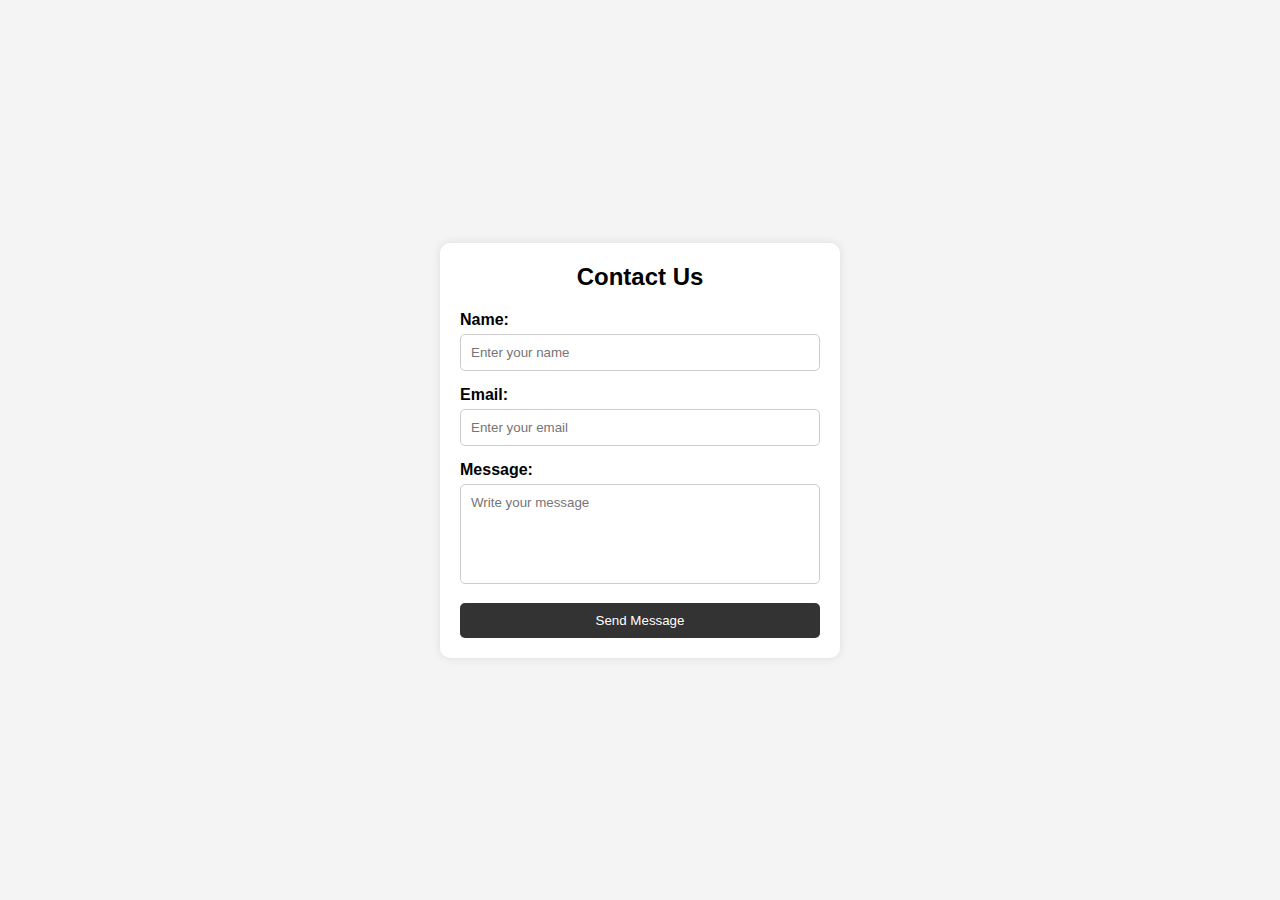
<file: contactus.html>
<!DOCTYPE html>
<html lang="en">
<head>
    <meta charset="UTF-8">
    <meta name="viewport" content="width=device-width, initial-scale=1.0">
    <title>Contact Us</title>
    <style>
        * {
            margin: 0;
            padding: 0;
            box-sizing: border-box;
            font-family: Arial, sans-serif;
        }

        body {
            display: flex;
            justify-content: center;
            align-items: center;
            height: 100vh;
            background-color: #f4f4f4;
        }

        .contact-container {
            width: 100%;
            max-width: 400px;
            background: white;
            padding: 20px;
            border-radius: 10px;
            box-shadow: 0 0 10px rgba(0, 0, 0, 0.1);
            text-align: center;
        }

        h2 {
            margin-bottom: 20px;
        }

        .form-group {
            margin-bottom: 15px;
            text-align: left;
        }

        label {
            display: block;
            font-weight: bold;
            margin-bottom: 5px;
        }

        input, textarea {
            width: 100%;
            padding: 10px;
            border: 1px solid #ccc;
            border-radius: 5px;
        }

        textarea {
            height: 100px;
            resize: none;
        }

        .submit-btn {
            width: 100%;
            padding: 10px;
            background-color: #333;
            color: white;
            border: none;
            border-radius: 5px;
            cursor: pointer;
            transition: background 0.3s;
        }

        .submit-btn:hover {
            background-color: #555;
        }
    </style>
</head>
<body>

    <div class="contact-container">
        <h2>Contact Us</h2>
        <form>
            <div class="form-group">
                <label for="name">Name:</label>
                <input type="text" id="name" placeholder="Enter your name" required>
            </div>

            <div class="form-group">
                <label for="email">Email:</label>
                <input type="email" id="email" placeholder="Enter your email" required>
            </div>

            <div class="form-group">
                <label for="message">Message:</label>
                <textarea id="message" placeholder="Write your message" required></textarea>
            </div>

            <button type="submit" class="submit-btn">Send Message</button>
        </form>
    </div>

</body>
</html>
</file>
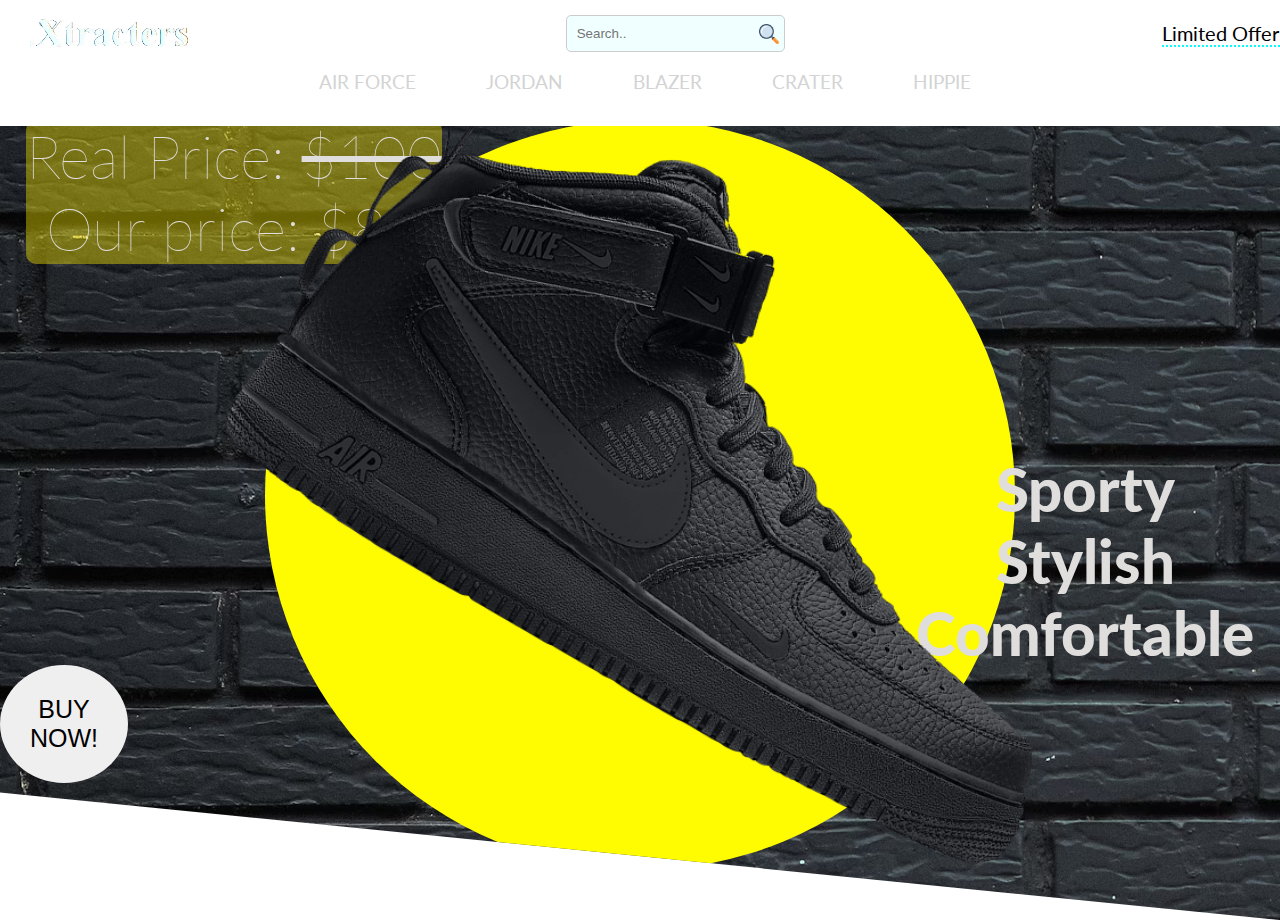
<file: test.html>
<!DOCTYPE html>
<html lang="en">
<head>
    <meta charset="UTF-8">
    <meta name="viewport" content="width=device-width, initial-scale=1.0">
    <title>Document</title>
    <link rel="stylesheet" href="style.css">
    <link href="https://fonts.googleapis.com/css2?family=Lato&display=swap" rel="stylesheet">
</head>
<body>
    <nav>
        <div class="navTop">
            <div class="navItem">
                <img src="Xtracters.png" alt="content not loaded">
            </div>
            <div class="navItem">
                <div class="search">
                    <input type="text" placeholder="Search.." class="searchInput">
                    <img src="Search_Icon.png" alt="search" width="20px" height="20px">
                </div>
            </div>
            <span class="limitedOffer">Limited Offer!</span>
        </div>
        <div class="navBottom">
            <h3 class="menuItem" data-index="0">AIR FORCE</h3>
            <h3 class="menuItem" data-index="1">JORDAN</h3>
            <h3 class="menuItem" data-index="2">BLAZER</h3>
            <h3 class="menuItem" data-index="3">CRATER</h3>
            <h3 class="menuItem" data-index="4">HIPPIE</h3>
        </div>
    </nav>
    <div class="slider">
        <div class="sliderWrapper">
            <div class="sliderItem active">
                <img src="Nike_image.png" alt="Nike Image" class="sliderImg">
                <div class="sideBg"></div>
                <div class="SliderTitle">Sporty <br> Stylish <br> Comfortable</div>
                <h2 class='sliderPrice'>Real Price: <s>$100</s><br>Our price: $85</h2>
                <button class="buybutton">BUY NOW!</button>
            </div>
            <div class="sliderItem">
                <img src="jordan_image.png" alt="Jordan Image" class="sliderImg">
                <div class="sideBg"></div>
                <div class="SliderTitle">Sporty <br> Stylish <br> Comfortable</div>
                <h2 class='sliderPrice'>Real Price: <s>$110</s><br>Our Price: $99</h2>
                <button class="buybutton">BUY NOW!</button>
            </div>
            <div class="sliderItem">
                <img src="blazer_image.png" alt="Blazer Image" class="sliderImg">
                <div class="sideBg"></div>
                <div class="SliderTitle">Sporty <br> Stylish <br> Comfortable</div>
                <h2 class='sliderPrice'>Real Price: <s>$100</s><br>Our Price: $85</h2>
                <button class="buybutton">BUY NOW!</button>
            </div>
            <div class="sliderItem">
                <img src="crater_image.png" alt="Crater Image" class="sliderImg">
                <div class="sideBg"></div>
                <div class="SliderTitle">Sporty <br> Stylish <br> Comfortable</div>
                <h2 class='sliderPrice'>Real Price: <s>$220</s><br>Our Price: $150</h2>
                <button class="buybutton">BUY NOW!</button>
            </div>
            <div class="sliderItem">
                <img src="hippie_image.png" alt="Hippie Image" class="sliderImg">
                <div class="sideBg"></div>
                <div class="SliderTitle">Sporty <br> Stylish <br> Comfortable</div>
                <h2 class='sliderPrice'>Real Price: <s>$120</s><br>Our Price: $90</h2>
                <button class="buybutton">BUY NOW!</button>
            </div>
        </div>
    </div>
    <script>
        const wrapper = document.querySelector(".sliderWrapper");
        const menuItems = document.querySelectorAll(".menuItem");
        
        menuItems.forEach((item, index) => {
            item.addEventListener("click", () => {
                document.querySelectorAll(".sliderItem").forEach((slide) => {
                    slide.classList.remove("active");
                });
                document.querySelectorAll(".sliderItem")[index].classList.add("active");
                wrapper.style.transform = `translateX(${-100 * index}vw)`;
            });
        });
    </script>
</body>
</html>
</file>
<file: style.css>
body{
            font-family: 'Lato', sans-serif;
            padding: 0;
            margin: 0;
            size: 100vw;
           
        }
        /* Slight offset fade/slide in */
.fade-in-slide {
  animation: fadeInSlide 0.5s ease forwards;
}

@keyframes fadeInSlide {
  0% { 
    opacity: 0;
    transform: translateY(20px);
  }
  100% {
    opacity: 1;
    transform: translateY(0);
  }
}

/* Full offset slide in from the right */
.full-slide-in {
  animation: slideInFull 0.7s ease forwards;
}

@keyframes slideInFull {
  0% {
    opacity: 0;
    transform: translateX(100%);
  }
  100% {
    opacity: 1;
    transform: translateX(0);
  }
}

/* Navbar styling */
nav {
  position: fixed;

  top: 0;
  left: 0;
  right: 0;
  background-color: #111;
  background-color: #000000;
  z-index: 1000;
  transition: transform 0.3s ease-in-out;
}

/* When hidden, slide up */
nav.hidden {
  transform: translateY(-100%);
}

/* Prevent content from being overlapped by the fixed navbar */
body {
  padding-top: 70px;  /* Adjust this value to your navbar's height */
}
.limitedOffer{
  margin-right: 2vw;
}
        .navTop{
          display: flex;
          flex-direction: row;
          justify-content: space-around;
        }
        .search{
            display: flex;
            align-items: center;
            background-color: azure;
            padding: 10px;
            border-radius: 10px;
            
        }
        .searchInput{
         border: none;
         background-color: transparent;

        }
        .limitedOffer{
            font-size: 20px;
            border-bottom: 2px dotted cyan ;
            cursor: pointer;
        }
        .navBottom{
            display: flex;
            align-items: center;
            justify-content: center ;
        }
        .menuItem{
            margin-right: 50px;
            cursor: pointer;
            color: lightgray;
            font-weight: 400;
        }
        .slider{
           background-image: url("bgforthings.jpg");
           clip-path: polygon(0 0, 100% 0, 100% 100%, 0 85%);
          overflow: hidden;
           
        }
        .slider img{
            margin-left: 20px;
            background-repeat: contain;
                     
        }
        .sliderWrapper{
         display: flex;
         width: 500vw;
         transition: all 2s ease-in-out;
        }
        .sliderItem{
            width: 100vw;
            display: flex;
            align-items: center;
            justify-content: center;
            position: relative;
            flex-grow: 1;
        }
        .sideBg{
            width: 750px;
            height: 750px;
            border-radius: 50%;
            position: absolute;
            background-color: rgb(255, 251, 1);

        }
        .sliderImg{
            width: 850px;
            height: 850px;
            z-index: 2;
        }
        .SliderTitle{
            position: absolute;
            top: 45%;
            right: 2%;
            font-size: 60px;
            font-weight: 900;
            color: rgb(224, 221, 221);
            text-align: center;
            z-index: 1;
        }
        .SliderTitle2{
            position: absolute;
            top: 35%;
            right: 2%;
            font-size: 60px;
            font-weight: 900;
            color: rgb(224, 221, 221);
            text-align: center;
            z-index: 1;
        }
        .sliderPrice{
            position: absolute;
            top: 0%;
            left: 2%;
            font-size: 60px;
            font-weight: 100;
            color: rgb(224, 221, 221);
            text-align: center;
            border-radius: 10px;
            background-color: rgba(255, 238, 0, 0.4);
            z-index: 0;
            border: none;
        }
        .buybutton{
            position: absolute;
            top: 70%;
            right: 90%;
            padding: 30px;
            border: none;
            font-size: 25px;
            font-weight: 300;
           cursor: pointer;
            border-radius: 50%;
        }
        .buybutton:hover {
            background-color: rgb(0, 0, 0);
            color : white;
          }
          .sliderItem:nth-child(2) .sideBg{
          background-color: aqua;
          }
          .sliderItem:nth-child(3) .sideBg{
            background-color: beige;
          }
          .sliderItem:nth-child(4) .sideBg{
            background-color: chartreuse;
          }
          .sliderItem:nth-child(5) .sideBg{
          background-color: darkblue;
          }
          .sliderItem:nth-child(2) .sliderPrice{
            background-color: rgba(0, 255, 255, 0.33);
            }
            .sliderItem:nth-child(3) .sliderPrice{
              background-color: rgba(247, 247, 247, 0.544);
            }
            .sliderItem:nth-child(4) .sliderPrice{
              background-color: rgba(128, 255, 0, 0.337);
            }
            .sliderItem:nth-child(5) .sliderPrice{
            background-color: rgba(2, 2, 255, 0.333);
            }
            .sliderItem {
              opacity: 0;
              transform: translateY(20px);
              transition: opacity 1s ease, transform 1s ease;
          }
          .sliderWrapper .sliderItem.active {
              opacity: 1;
              transform: translateY(0);
          }
          @keyframes bounce {
            0%, 100% { transform: translateY(0); }
            50% { transform: translateY(-10px); }
        }
        .buybutton:hover {
            animation: bounce 0.5s ease-in-out;
        }
        .SliderTitle {
          transform: translateX(-100%);
          opacity: 0;
          transition: transform 1s ease, opacity 1s ease;
      }
      .sliderItem.active .SliderTitle {
          transform: translateX(0);
          opacity: 1;
      }
      
                    
          .Advantages{
            display: flex;
            text-align: center;
            justify-content: space-around;


          }
          /* Initially hidden */
/* Initially hidden */
.Advantagee {
  opacity: 0;
  transform: translateY(50px); /* Move down initially */
  transition: opacity 1s ease-out, transform 1s ease-out;
  width: 10vw;
  height: 10vw;
}

/* When visible */
.show {
  opacity: 1;
  transform: translateY(0);
}


          .Advantages div{
            background-color: whitesmoke;
            padding: 30px 50px;
            border-radius: 20%;
          }
          #Advantage{
            width: 60px;
            height: 60px;
          }
          .para{
            font-size: 25px;
            font-weight: 600;
            color: rgba(0, 0, 0, 0.492);
          }
          .Brand_Name{
            text-align: center;
            padding: 100px 20px ;
           
            transform: scale(2);
          }
          strong{
            font-size: xx-large;
            font-weight: 400;
            display: absolute;
           
          }
          .product{
            
            align-items: center;
            justify-content: center;
            background-color: aliceblue;
            clip-path: polygon(0 7%, 100% 0, 100% 94%, 0% 100%);
            position: relative;
            flex-wrap: wrap;
            overflow: hidden;
            display: none;
          }
          .img_shoes{
            background-color: wheat;
            clip-path: polygon(50% 0%, 100% 38%, 79% 100%, 16% 100%, 0% 38%);
            display: flex;
            justify-content: center;
            align-items: center;
            width: 350px;
            height: auto;
          }
          a{
            color: #000;
          }
        .img_shoes:nth-child(1) {
            background-color: #ffadad;
            clip-path: polygon(50% 0%, 90% 10%, 100% 40%, 85% 90%, 50% 100%, 10% 90%, 0% 40%, 10% 10%);
        }
        
        .img_shoes:nth-child(2) {
            background-color: #ffd6a5;
            clip-path: polygon(40% 5%, 80% 20%, 100% 50%, 90% 90%, 50% 95%, 15% 90%, 0% 50%, 10% 20%);
        }
        
        .img_shoes:nth-child(3) {
            background-color: #fdffb6;
            clip-path: polygon(45% 0%, 85% 15%, 95% 50%, 80% 90%, 50% 100%, 20% 90%, 5% 50%, 15% 15%);
        }
        
        .img_shoes:nth-child(4) {
            background-color: #caffbf;
            clip-path: polygon(50% 5%, 88% 18%, 98% 50%, 80% 95%, 50% 100%, 20% 95%, 2% 50%, 12% 18%);
        }
        
        .img_shoes:nth-child(5) {
            background-color: #9bf6ff;
            clip-path: polygon(48% 0%, 85% 12%, 95% 45%, 82% 90%, 50% 98%, 15% 90%, 3% 45%, 12% 12%);
        }
        
        .img_shoes:nth-child(6) {
            background-color: #a0c4ff;
            clip-path: polygon(47% 3%, 83% 17%, 93% 48%, 78% 92%, 50% 100%, 18% 92%, 4% 48%, 17% 17%);
        }
        
        .img_shoes:nth-child(7) {
            background-color: #bdb2ff;
            clip-path: polygon(45% 2%, 82% 15%, 92% 48%, 76% 92%, 50% 99%, 18% 92%, 5% 48%, 14% 15%);
        }
        
        .img_shoes:nth-child(8) {
            background-color: #ffc6ff;
            clip-path: polygon(50% 0%, 85% 14%, 96% 50%, 78% 95%, 50% 100%, 18% 95%, 4% 50%, 15% 14%);
        }
        

          .definition-lists {
            position: relative;
            display: flex;
            flex-direction: row;
            align-items: center; /* Center everything */
            text-align: center;
            margin-top: 50px;
            border-bottom: 2px solid rgba(208, 0, 255, 0.327);
            justify-content: space-around;
          }
        
        dl {
            display: flex;
            flex-direction: row;
            flex-wrap: wrap;
            gap: 30px;
            justify-content: center;
            

        }
        
        dt {
          border-left: 2 px dotted #221566;  
          font-weight: bold;
            font-size: 1.5em;
            color: purple;
        }
        
        dd {
            color: #555;
            width: 300px;
        }
        
        /* Vertical Name Below */
        .vertical-name {
            writing-mode: vertical-rl;
            text-orientation: upright;
            font-size: 1.5em;
            color: purple;
            font-weight: bold;
            margin-top: 50px;
        }
        .Shoesimages{
          display: flex;
          flex-direction: row;
          justify-content: space-evenly;
        }
        
        .product_description{
          font-weight: 200;
        }
        .selling {
          height: 100vh;
          background-color: whitesmoke;
          position: relative;
          clip-path: polygon(0 15%, 100% 0, 100% 100%, 0 100%);
          opacity: 0;
          transform: translateX(-100px); /* Move left */
          transition: opacity 1s ease-out, transform 1s ease-out;
        }
        
        /* Initially hide image (slide from right) */
        .selling_shoe_img {
          opacity: 0;
          transform: translateX(100px); /* Move right */
          transition: opacity 1s ease-out, transform 1s ease-out;
        }
        
        /* When visible, animate them */
        .show {
          opacity: 1;
          transform: translateX(0);
        }
/* When visible */


        .payment{
          width: 500px;
          height: 500px;
          background-color: whitesmoke;
          position: absolute;
          top: 0;
          bottom: 0;
          right: 0;
          left: 0;
          margin: auto;
          padding: 10px 54px;
          display: none;
          flex-direction: column;
          -webkit-box-shadow: 17px -4px 26px 13px rgba(171,161,171,0.99);
-moz-box-shadow: 17px -4px 26px 13px rgba(171,161,171,0.99);
box-shadow: 17px -4px 26px 13px rgba(171,161,171,0.99);
        }
        .payTitle{
          font-size: 20px;
          color: lightslategray;
        }
        label{
          font-size: 14px;
          font-weight: 300;

        }
        .payInput{
          padding: 10px;
          margin: 10px 0px;
          border: none;
          border-bottom:1px solid gray ;
        }
        .payInput::placeholder{
          color: rgb(163, 163, 163);
        }
        .selling_shoe_img{
          width: 50%;
        }
        .About_Product{
          position: absolute;
          top: 10%;
          right: 0;
          width: 40%;
          padding: 50px;
        }
        .Title{
          font-style: 75px;
          font-weight: 900;
        }
        .product_description{
          font-style: 24px;
          color: #555;
        }
        .colors,.sizes{
          display: flex;
          margin-bottom: 20px;
        }
        .color{
          width: 32px;
          height: 32px;
          border-radius: 5px;
          background-color: #000000;
          margin: 10px;
          cursor: pointer;
        }
        .color:last-child{
          background-color: darkblue;
        }
        .size{
          padding: 5px 20px;
          border: 1px solid black;
          margin-right: 10px;
          cursor: pointer;
          font-size: 20px;
        }
        .productbutton{
          float: right;
          padding: 10px 20px;
          background-color: #000000;
          color:white;
          font-weight: 600;
          cursor: pointer;
          border-radius: 10px;
        }
        .productbutton:hover{
          transform: scale(1.1);
          
          overflow: hidden;
        }
        .cardIcons img{

          width: 40px;
        }
        .cardIcons{
          display: flex;
        }
        .cardIcons{
          margin: 10px;
        }
        .cardinfo{
          display: flex;
          justify-content: space-between;
         
        }
        .sm{
          width: 30%;
        }
        .payButton{
          position: absolute;
          height: 40px;
          bottom: -40px;
          width: 100%;
          left: 0;
          background-color: green;
          color: whitesmoke;
          border:none;
          cursor: pointer;
          -webkit-box-shadow: 6px 26px 26px 13px rgba(171,161,171,0.99);
          -moz-box-shadow: 6px 26px 26px 13px rgba(171,161,171,0.99);
          box-shadow: 6px 26px 26px 13px rgba(171,161,171,0.99);
          
        }
        .close{
          width: 20px;
          height: 20px;
          position: absolute;
          background-color: red;
          color: whitesmoke;
          top: 10px;
          right: 10px;
          text-align: center;
          cursor: pointer;
        }
        .gallery{
          display:flex;
         padding:50px;
        }
        .galleryItem{
          flex:1;
          padding:50px;

        }
        .galleryImg{
          width: 100%;
        }
    
.newSeason {
  display: flex;
}

.nsItem {
  flex: 1;
  background-color: black;
  color: white;
  display: flex;
  flex-direction: column;
  align-items: center;
  justify-content: center;
  text-align: center;
  flex-wrap: nowrap;
}

.nsImg {
  width: 100%;
  height: 500px;
}

.nsTitle {
  font-size: 40px;
}

.nsButton {
  padding: 15px;
  font-weight: 600;
  cursor: pointer;
}
footer {
  display: flex;
}

.footerLeft {
  flex: 2;
  display: flex;
  justify-content: space-between;
  flex-direction: row;
  padding: 50px;
}

.fMenuTitle {
  font-size: 16px;
}

.fList {
  padding: 0;
  list-style: none;
}

.fListItem {
  margin-bottom: 10px;
  color: gray;
  cursor: pointer;
}
.footerRight{
  flex: 1;
  padding: 50px;
  display: flex;
  flex-direction: column;
  justify-content: space-between;
}
.fInput{
  padding: 5px;
  background-color: #000000;
  color: whitesmoke;
}
.fIcons{
  display: flex;
}
.fIcons{
  width: 20px;
  height: 20px;
  margin-right: 10px;
}
copyright{
  font-weight: 300;
  font-size: 14px;
}
@media screen and (max-width:1000px) {
      .nav{
        padding:20px;

      }
      .search{
        display:none;
      }
      .navBottom{
        flex-wrap: wrap;
      }
      .menuItem{
        margin: 20px;
        font-weight: 700;
        font-size: 20px;
      }
      .slider{
        clip-path: none;
       position: relative;
       margin-bottom: 20px;
       size: 100vw;
      }
      .sliderImg{
         width: 90%;
         height: 90%;

      }
      .sideBg{
        width:90%;
        height: 90%;
        
      } 
      .SliderTitle{
        all:unset;
        position: absolute;
        margin-top: 35vw;
        top: 0;
        right: 0;
        color:white;
        text-align: center;
        margin-left: 10px;
        background-color: rgba(0, 0, 0, 0.4);
        border-radius: 20px;
         font-weight: 500;
         font-size: 5vw;
         padding-top: 10px;
      }
      .sliderPrice{
        top:unset;
        top: 0;
        left:0;
      
        background-color: rgba(211, 211, 211, 0.475);
        font-size: 5vw;
        color: #000000;
        z-index: 2;
        padding-top: 0;
        margin-top: 0;
      }
      .buybutton{
        all: unset;
        position: absolute;
        bottom:0;
        left:0;
        padding-left: 5%;
        padding-right: 5%;
        padding-top: 2%;
        padding-bottom: 2%;
        size: 0%;
        margin-bottom: 0px;
        margin-left: 5%;
        margin-right: 10px;
        border:1px solid rgb(46, 18, 18);
        z-index: 2;
        text-align: center;
        background-color: #ffffffc5;
        display: flex;
        align-items:baseline ;
        border-radius: 20%;
        font-size:100%;
       margin-bottom: 2%;
      }
      .buybutton:hover{
        background-color: #809d79;
        color: aliceblue;
        scale: 1.2; 
        margin-right: 20px;
      }    
     .Advantages {

            flex-direction: column; /* Stack items vertically */
            align-items: center; /* Center items */
            text-align: center; /* Ensure text is centered */
        }
    
    .Advantages div {
      overflow: hidden;    
      background-color: whitesmoke;
            width: 80%; /* Make boxes take more width */
            margin: 10px 0; /* Add spacing between items */
            padding: 20px; /* Adjust padding for better spacing */
            /* Reduce width */
            padding: 15px; /* Reduce padding */
            margin: 5px 0; /* Reduce space between sections */
            border-radius: 15%; /* Slightly reduce border radius */
            height: 40%;
            font-size: 5vm;
          }
          .h21{
            font-size: 200%;
          }
          a{
            color:#000000;
          }
     #Advantage {
            display: block;
            margin: 0 auto; /* Center the images */
        }
        .para{
          color: #11111185;
        }
        .product{
         overflow: hidden;
          size: 10vw;
        }
        .selling{
          clip-path: none;
          display: flex;
          flex-direction: column;
          align-items: center;
          margin-bottom: 0;
        }
        .About_Product{
          width: 100%;
          padding: 0;
          display: flex;
          flex-direction: column;
          align-items: center;
          text-align: center;
          position: relative;
          top:0 ;
        }
        .Title{
          font-size: 50px;
          margin: 0;
        }
       .product_description{
        size:100%;
       }
        .selling_shoe_img{
         
          width: 80%;
          

        }
        .payment{
          size:90%;
        }
     .gallery{
      display: none;
     }
     .payment{
      max-width: 70%;
     max-height: fit-content;
    }
    .newSeason{
      flex-direction: column;
    }
    .nsItem:nth-child(2){
      padding: 50px;
    }
    footer { 
      flex-direction: column; 
      align-items: center; 
      } 
      .footerLeft{ 
      padding: 20px; 
      width: 90%; 
      } 
      .footerRight{ 
      padding: 20px; 
      width: 90%; 
      align-items: center; 
      background-color: whitesmoke; 
      }
      
    }
/* Default Navbar Styling */
/* Default Navbar Styles */
nav {
  width: 100%;
  background: white;
  padding: 15px 30px;
  position: fixed;
  top: 0;
  z-index: 1000;
}

/* Top Navbar Layout */
.navTop {
  display: flex;
  justify-content: space-between;
  align-items: center;
}

/* Search Bar */
.search {
  display: flex;
  align-items: center;
  border: 1px solid #ccc;
  padding: 5px;
  border-radius: 5px;
}

.searchInput {
  border: none;
  outline: none;
  padding: 5px;
}

/* Bottom Menu */
.navBottom {
  display: flex;
  justify-content: center;
  gap: 20px;
  transition: all 0.3s ease-in-out;
}

/* Burger Icon */
.hamburger {
  display: none;
  font-size: 30px;
  cursor: pointer;
}

/* Responsive Design */
@media (max-width: 768px) {
  /* Hide navBottom by default */
  .navBottom {
      display: none;
      flex-direction: column;
      position: absolute;
      top: 60px;
      left: 0;
      width: 100%;
      background: white;
      text-align: center;
      padding: 10px 0;
      box-shadow: 0px 4px 8px rgba(0, 0, 0, 0.2);
  }

  /* Show hamburger */
  .hamburger {
    all: unset; 
    display: block;
      font-size: 30px;
      cursor: pointer;
      color: #000;
      right:0;
  }
   .navTop{
    position: relative;
   }
  /* Show menu when hovering or clicking */
  .navBottom.showMenu {
      display: flex;
      position: absolute;
      left: 0;
      bottom: 0;
  }
}
</file>
<file: Xtracters/style.css>
body{
            font-family: 'Lato', sans-serif;
            padding: 0;
            margin: 0;
           
        }
        nav{
            background-color: #111;
            color: white;
            padding: 20px 50px;

        }
        .navTop{
            display: flex;
            align-items: center;
            justify-content: space-between;
        }
        .search{
            display: flex;
            align-items: center;
            background-color: azure;
            padding: 10px;
            border-radius: 10px;
            
        }
        .searchInput{
         border: none;
         background-color: transparent;

        }
        .limitedOffer{
            font-size: 20px;
            border-bottom: 2px dotted cyan ;
            cursor: pointer;
        }
        .navBottom{
            display: flex;
            align-items: center;
            justify-content: center ;
        }
        .menuItem{
            margin-right: 50px;
            cursor: pointer;
            color: lightgray;
            font-weight: 400;
        }
        .slider{
           background-image: url("https://images.unsplash.com/photo-1604147495798-57beb5d6af73?ixlib=rb-1.2.1&ixid=MnwxMjA3fDB8MHxwaG90by1wYWdlfHx8fGVufDB8fHx8&auto=format&fit=crop&w=2370&q=80");
           clip-path: polygon(0 0, 100% 0, 100% 100%, 0 85%);
          overflow: hidden;
           
        }
        .slider img{
            margin-left: 20px;
            background-repeat: contain;
                     
        }
        .sliderWrapper{
         display: flex;
         width: 500vw;
         transition: all 2s ease-in-out;
        }
        .sliderItem{
            width: 100vw;
            display: flex;
            align-items: center;
            justify-content: center;
            position: relative;
            flex-grow: 1;
        }
        .sideBg{
            width: 750px;
            height: 750px;
            border-radius: 50%;
            position: absolute;
            background-color: rgb(255, 251, 1);

        }
        .sliderImg{
            width: 850px;
            height: 850px;
            z-index: 2;
        }
        .SliderTitle{
            position: absolute;
            top: 45%;
            right: 2%;
            font-size: 60px;
            font-weight: 900;
            color: rgb(224, 221, 221);
            text-align: center;
            z-index: 1;
        }
        .SliderTitle2{
            position: absolute;
            top: 35%;
            right: 2%;
            font-size: 60px;
            font-weight: 900;
            color: rgb(224, 221, 221);
            text-align: center;
            z-index: 1;
        }
        .sliderPrice{
            position: absolute;
            top: 0%;
            left: 2%;
            font-size: 60px;
            font-weight: 100;
            color: rgb(224, 221, 221);
            text-align: center;
            border-radius: 10px;
            background-color: rgba(255, 238, 0, 0.4);
            z-index: 0;
            border: none;
        }
        .buybutton{
            position: absolute;
            top: 70%;
            right: 90%;
            padding: 30px;
            border: none;
            font-size: 25px;
            font-weight: 300;
           cursor: pointer;
            border-radius: 50%;
        }
        .buybutton:hover {
            background-color: rgb(0, 0, 0);
            color : white;
          }
          .sliderItem:nth-child(2) .sideBg{
          background-color: aqua;
          }
          .sliderItem:nth-child(3) .sideBg{
            background-color: beige;
          }
          .sliderItem:nth-child(4) .sideBg{
            background-color: chartreuse;
          }
          .sliderItem:nth-child(5) .sideBg{
          background-color: darkblue;
          }
          .sliderItem:nth-child(2) .sliderPrice{
            background-color: rgba(0, 255, 255, 0.33);
            }
            .sliderItem:nth-child(3) .sliderPrice{
              background-color: rgba(247, 247, 247, 0.544);
            }
            .sliderItem:nth-child(4) .sliderPrice{
              background-color: rgba(128, 255, 0, 0.337);
            }
            .sliderItem:nth-child(5) .sliderPrice{
            background-color: rgba(2, 2, 255, 0.333);
            }
          .Advantages{
            display: flex;
            text-align: center;
            justify-content: space-around;

          }
          .Advantages div{
            background-color: whitesmoke;
            padding: 30px 50px;
            border-radius: 20%;
          }
          #Advantage{
            width: 60px;
            height: 60px;
          }
          .para{
            font-size: 25px;
            font-weight: 600;
            color: rgba(0, 0, 0, 0.492);
          }
          .Brand_Name{
            text-align: center;
            padding: 100px 20px ;
           
            transform: scale(2);
          }
          strong{
            font-size: xx-large;
            font-weight: 400;
            display: absolute;
           
          }
          .product{
            
            align-items: center;
            justify-content: center;
            background-color: aliceblue;
            clip-path: polygon(0 7%, 100% 0, 100% 94%, 0% 100%);
            position: relative;
            flex-wrap: wrap;
            overflow: hidden;
            display: none;
          }
          .img_shoes{
            background-color: wheat;
            clip-path: polygon(50% 0%, 100% 38%, 79% 100%, 16% 100%, 0% 38%);
            display: flex;
            justify-content: center;
            align-items: center;
            width: 350px;
            height: auto;
          }
          a{
            color: #000;
          }
        .img_shoes:nth-child(1) {
            background-color: #ffadad;
            clip-path: polygon(50% 0%, 90% 10%, 100% 40%, 85% 90%, 50% 100%, 10% 90%, 0% 40%, 10% 10%);
        }
        
        .img_shoes:nth-child(2) {
            background-color: #ffd6a5;
            clip-path: polygon(40% 5%, 80% 20%, 100% 50%, 90% 90%, 50% 95%, 15% 90%, 0% 50%, 10% 20%);
        }
        
        .img_shoes:nth-child(3) {
            background-color: #fdffb6;
            clip-path: polygon(45% 0%, 85% 15%, 95% 50%, 80% 90%, 50% 100%, 20% 90%, 5% 50%, 15% 15%);
        }
        
        .img_shoes:nth-child(4) {
            background-color: #caffbf;
            clip-path: polygon(50% 5%, 88% 18%, 98% 50%, 80% 95%, 50% 100%, 20% 95%, 2% 50%, 12% 18%);
        }
        
        .img_shoes:nth-child(5) {
            background-color: #9bf6ff;
            clip-path: polygon(48% 0%, 85% 12%, 95% 45%, 82% 90%, 50% 98%, 15% 90%, 3% 45%, 12% 12%);
        }
        
        .img_shoes:nth-child(6) {
            background-color: #a0c4ff;
            clip-path: polygon(47% 3%, 83% 17%, 93% 48%, 78% 92%, 50% 100%, 18% 92%, 4% 48%, 17% 17%);
        }
        
        .img_shoes:nth-child(7) {
            background-color: #bdb2ff;
            clip-path: polygon(45% 2%, 82% 15%, 92% 48%, 76% 92%, 50% 99%, 18% 92%, 5% 48%, 14% 15%);
        }
        
        .img_shoes:nth-child(8) {
            background-color: #ffc6ff;
            clip-path: polygon(50% 0%, 85% 14%, 96% 50%, 78% 95%, 50% 100%, 18% 95%, 4% 50%, 15% 14%);
        }
        

          .definition-lists {
            position: relative;
            display: flex;
            flex-direction: row;
            align-items: center; /* Center everything */
            text-align: center;
            margin-top: 50px;
            border-bottom: 2px solid rgba(208, 0, 255, 0.327);
            justify-content: space-around;
          }
        
        dl {
            display: flex;
            flex-direction: row;
            flex-wrap: wrap;
            gap: 30px;
            justify-content: center;
            

        }
        
        dt {
          border-left: 2 px dotted #221566;  
          font-weight: bold;
            font-size: 1.5em;
            color: purple;
        }
        
        dd {
            color: #555;
            width: 300px;
        }
        
        /* Vertical Name Below */
        .vertical-name {
            writing-mode: vertical-rl;
            text-orientation: upright;
            font-size: 1.5em;
            color: purple;
            font-weight: bold;
            margin-top: 50px;
        }
        .Shoesimages{
          display: flex;
          flex-direction: row;
          justify-content: space-evenly;
        }
        
        .product_description{
          font-weight: 200;
        }
        .selling{
          height:100vh;
          background-color: whitesmoke;
          position: relative;
          clip-path: polygon(0 15%,100% 0,100% 100%,0 100%);
        }
        .payment{
          width: 500px;
          height: 500px;
          background-color: whitesmoke;
          position: absolute;
          top: 0;
          bottom: 0;
          right: 0;
          left: 0;
          margin: auto;
          padding: 10px 54px;
          display: none;
          flex-direction: column;
          -webkit-box-shadow: 17px -4px 26px 13px rgba(171,161,171,0.99);
-moz-box-shadow: 17px -4px 26px 13px rgba(171,161,171,0.99);
box-shadow: 17px -4px 26px 13px rgba(171,161,171,0.99);
        }
        .payTitle{
          font-size: 20px;
          color: lightslategray;
        }
        label{
          font-size: 14px;
          font-weight: 300;

        }
        .payInput{
          padding: 10px;
          margin: 10px 0px;
          border: none;
          border-bottom:1px solid gray ;
        }
        .payInput::placeholder{
          color: rgb(163, 163, 163);
        }
        .selling_shoe_img{
          width: 50%;
        }
        .About_Product{
          position: absolute;
          top: 10%;
          right: 0;
          width: 40%;
          padding: 50px;
        }
        .Title{
          font-style: 75px;
          font-weight: 900;
        }
        .product_description{
          font-style: 24px;
          color: #555;
        }
        .colors,.sizes{
          display: flex;
          margin-bottom: 20px;
        }
        .color{
          width: 32px;
          height: 32px;
          border-radius: 5px;
          background-color: #000000;
          margin: 10px;
          cursor: pointer;
        }
        .color:last-child{
          background-color: darkblue;
        }
        .size{
          padding: 5px 20px;
          border: 1px solid black;
          margin-right: 10px;
          cursor: pointer;
          font-size: 20px;
        }
        .productbutton{
          float: right;
          padding: 10px 20px;
          background-color: #000000;
          color:white;
          font-weight: 600;
          cursor: pointer;
          border-radius: 10px;
        }
        .productbutton:hover{
          transform: scale(1.1);
          
          overflow: hidden;
        }
        .cardIcons img{

          width: 40px;
        }
        .cardIcons{
          display: flex;
        }
        .cardIcons{
          margin: 10px;
        }
        .cardinfo{
          display: flex;
          justify-content: space-between;
         
        }
        .sm{
          width: 30%;
        }
        .payButton{
          position: absolute;
          height: 40px;
          bottom: -40px;
          width: 100%;
          left: 0;
          background-color: green;
          color: whitesmoke;
          border:none;
          cursor: pointer;
          -webkit-box-shadow: 6px 26px 26px 13px rgba(171,161,171,0.99);
          -moz-box-shadow: 6px 26px 26px 13px rgba(171,161,171,0.99);
          box-shadow: 6px 26px 26px 13px rgba(171,161,171,0.99);
          
        }
        .close{
          width: 20px;
          height: 20px;
          position: absolute;
          background-color: red;
          color: whitesmoke;
          top: 10px;
          right: 10px;
          text-align: center;
          cursor: pointer;
        }
        .gallery{
          display:flex;
         padding:50px;
        }
        .galleryItem{
          flex:1;
          padding:50px;

        }
        .galleryImg{
          width: 100%;
        }
    
.newSeason {
  display: flex;
}

.nsItem {
  flex: 1;
  background-color: black;
  color: white;
  display: flex;
  flex-direction: column;
  align-items: center;
  justify-content: center;
  text-align: center;
  flex-wrap: nowrap;
}

.nsImg {
  width: 100%;
  height: 500px;
}

.nsTitle {
  font-size: 40px;
}

.nsButton {
  padding: 15px;
  font-weight: 600;
  cursor: pointer;
}
footer {
  display: flex;
}

.footerLeft {
  flex: 2;
  display: flex;
  justify-content: space-between;
  flex-direction: row;
  padding: 50px;
}

.fMenuTitle {
  font-size: 16px;
}

.fList {
  padding: 0;
  list-style: none;
}

.fListItem {
  margin-bottom: 10px;
  color: gray;
  cursor: pointer;
}
.footerRight{
  flex: 1;
  padding: 50px;
  display: flex;
  flex-direction: column;
  justify-content: space-between;
}
.fInput{
  padding: 5px;
  background-color: #000000;
  color: whitesmoke;
}
.fIcons{
  display: flex;
}
.fIcons{
  width: 20px;
  height: 20px;
  margin-right: 10px;
}
copyright{
  font-weight: 300;
  font-size: 14px;
}
@media screen and (max-width:1000px) {
      .nav{
        padding:20px;

      }
      .search{
        display:none;
      }
      .navBottom{
        flex-wrap: wrap;
      }
      .menuItem{
        margin: 20px;
        font-weight: 700;
        font-size: 20px;
      }
      .slider{
        clip-path: none;
       position: relative;
       margin-bottom: 20px;
      }
      .sliderImg{
         width: 90%;
         height: 90%;

      }
      .sideBg{
        width:90%;
        height: 90%;
        
      } 
      .SliderTitle{
        all:unset;
        position: absolute;
        margin-top: 35vw;
        top: 0;
        right: 0;
        color:white;
        text-align: center;
        margin-left: 10px;
        background-color: rgba(0, 0, 0, 0.4);
        border-radius: 20px;
         font-weight: 500;
         font-size: 5vw;
         padding-top: 10px;
      }
      .sliderPrice{
        top:unset;
        top: 0;
        left:0;
      
        background-color: rgba(211, 211, 211, 0.475);
        font-size: 5vw;
        color: #000000;
        z-index: 2;
        padding-top: 0;
        margin-top: 0;
      }
      .buybutton{
        all: unset;
        position: absolute;
        bottom:0;
        left:0;
        padding-left: 5%;
        padding-right: 5%;
        padding-top: 2%;
        padding-bottom: 2%;
        size: 0%;
        margin-bottom: 0px;
        margin-left: 5%;
        margin-right: 10px;
        border:1px solid rgb(46, 18, 18);
        z-index: 2;
        text-align: center;
        background-color: #ffffffc5;
        display: flex;
        align-items:baseline ;
        border-radius: 20%;
        font-size:100%;
       margin-bottom: 2%;
      }
      .buybutton:hover{
        background-color: #809d79;
        color: aliceblue;
        scale: 1.2; 
        margin-right: 20px;
      }    
     .Advantages {

            flex-direction: column; /* Stack items vertically */
            align-items: center; /* Center items */
            text-align: center; /* Ensure text is centered */
        }
    
    .Advantages div {
      overflow: hidden;    
      background-color: whitesmoke;
            width: 80%; /* Make boxes take more width */
            margin: 10px 0; /* Add spacing between items */
            padding: 20px; /* Adjust padding for better spacing */
            /* Reduce width */
            padding: 15px; /* Reduce padding */
            margin: 5px 0; /* Reduce space between sections */
            border-radius: 15%; /* Slightly reduce border radius */
            height: 40%;
          }
          .h21{
            font-size: 200%;
          }
          a{
            color:#000000;
          }
     #Advantage {
            display: block;
            margin: 0 auto; /* Center the images */
        }
        .para{
          color: #11111185;
        }
        .product{
         overflow: hidden;
          size: 100vw;
        }
        .selling{
          clip-path: none;
          display: flex;
          flex-direction: column;
          align-items: center;
          margin-bottom: 0;
        }
        .About_Product{
          width: 100%;
          padding: 0;
          display: flex;
          flex-direction: column;
          align-items: center;
          text-align: center;
          position: relative;
          top:0 ;
        }
        .Title{
          font-size: 50px;
          margin: 0;
        }
       .product_description{
        size:100%;
       }
        .selling_shoe_img{
         
          width: 80%;
          

        }
        .payment{
          size:90%;
        }
     .gallery{
      display: none;
     }
     .payment{
      max-width: 70%;
     max-height: fit-content;
    }
    .newSeason{
      flex-direction: column;
    }
    .nsItem:nth-child(2){
      padding: 50px;
    }
    footer { 
      flex-direction: column; 
      align-items: center; 
      } 
      .footerLeft{ 
      padding: 20px; 
      width: 90%; 
      } 
      .footerRight{ 
      padding: 20px; 
      width: 90%; 
      align-items: center; 
      background-color: whitesmoke; 
      }
      
    }
</file>
